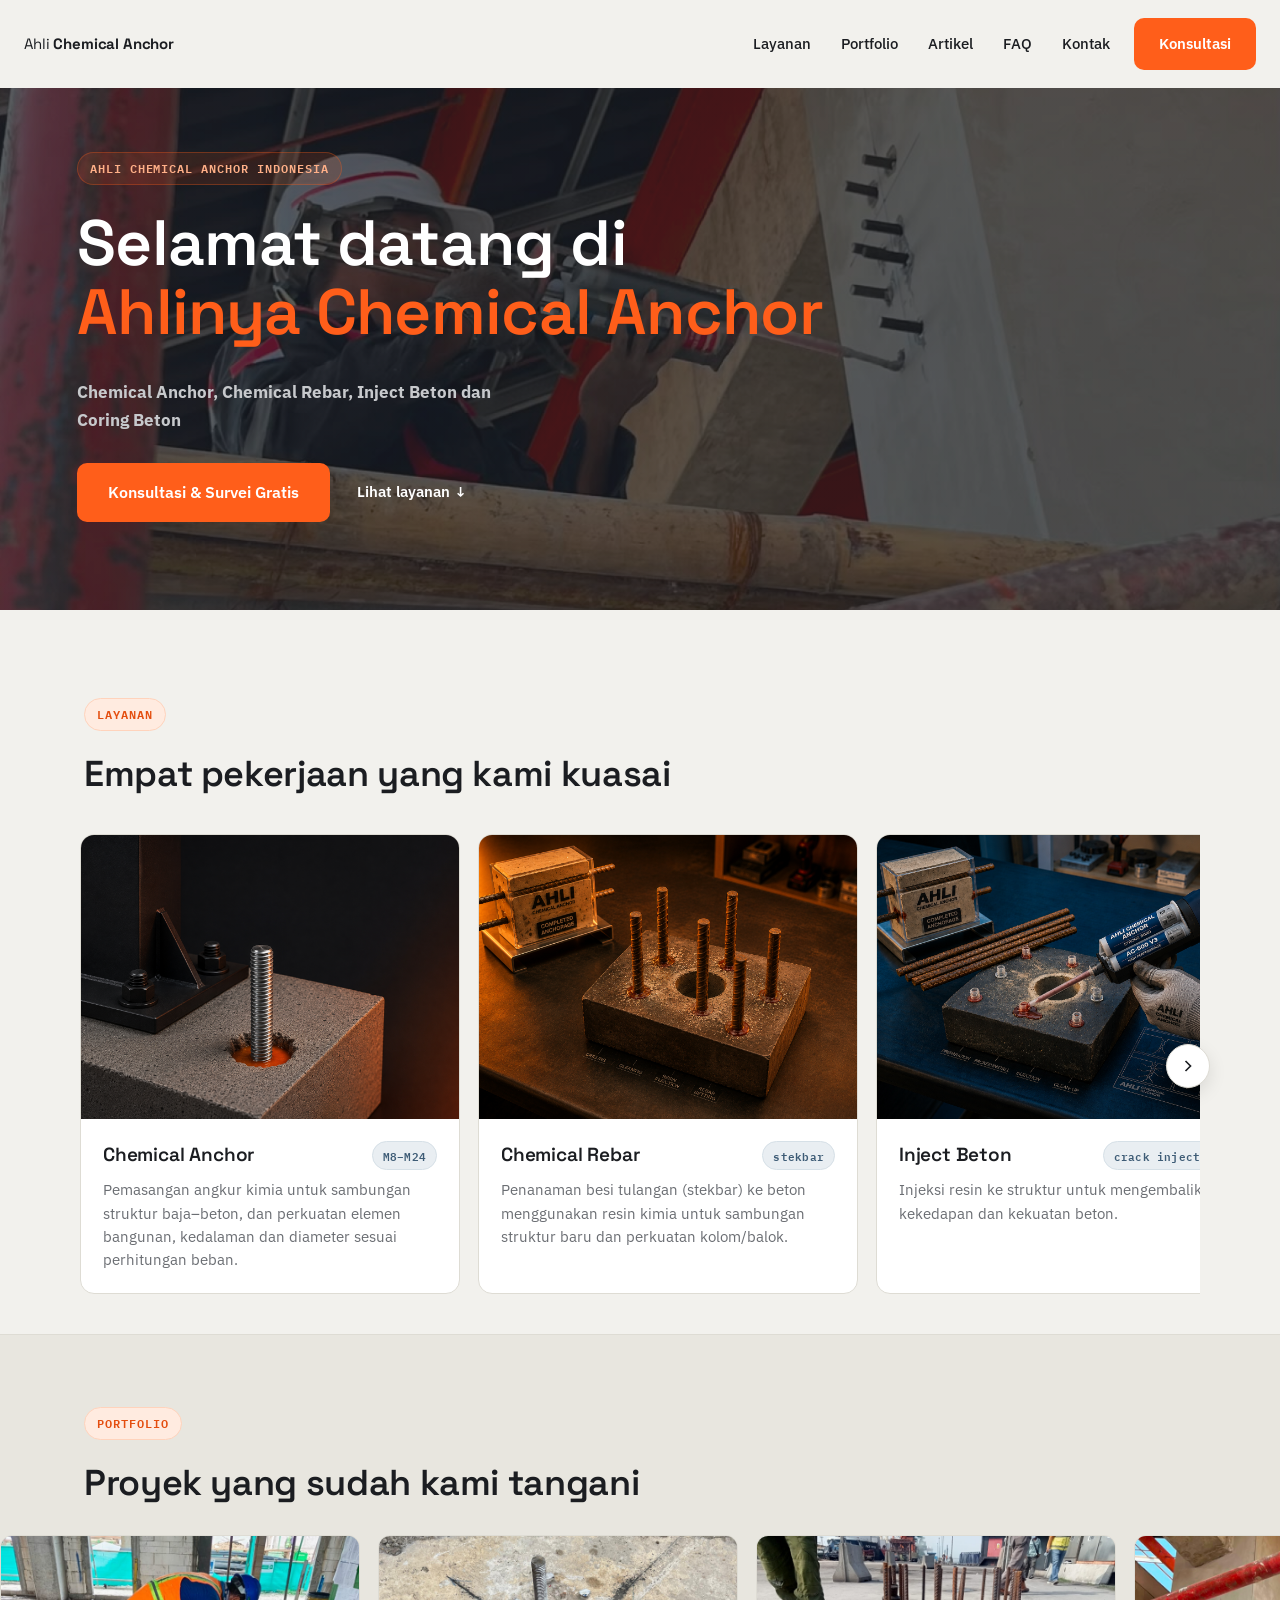
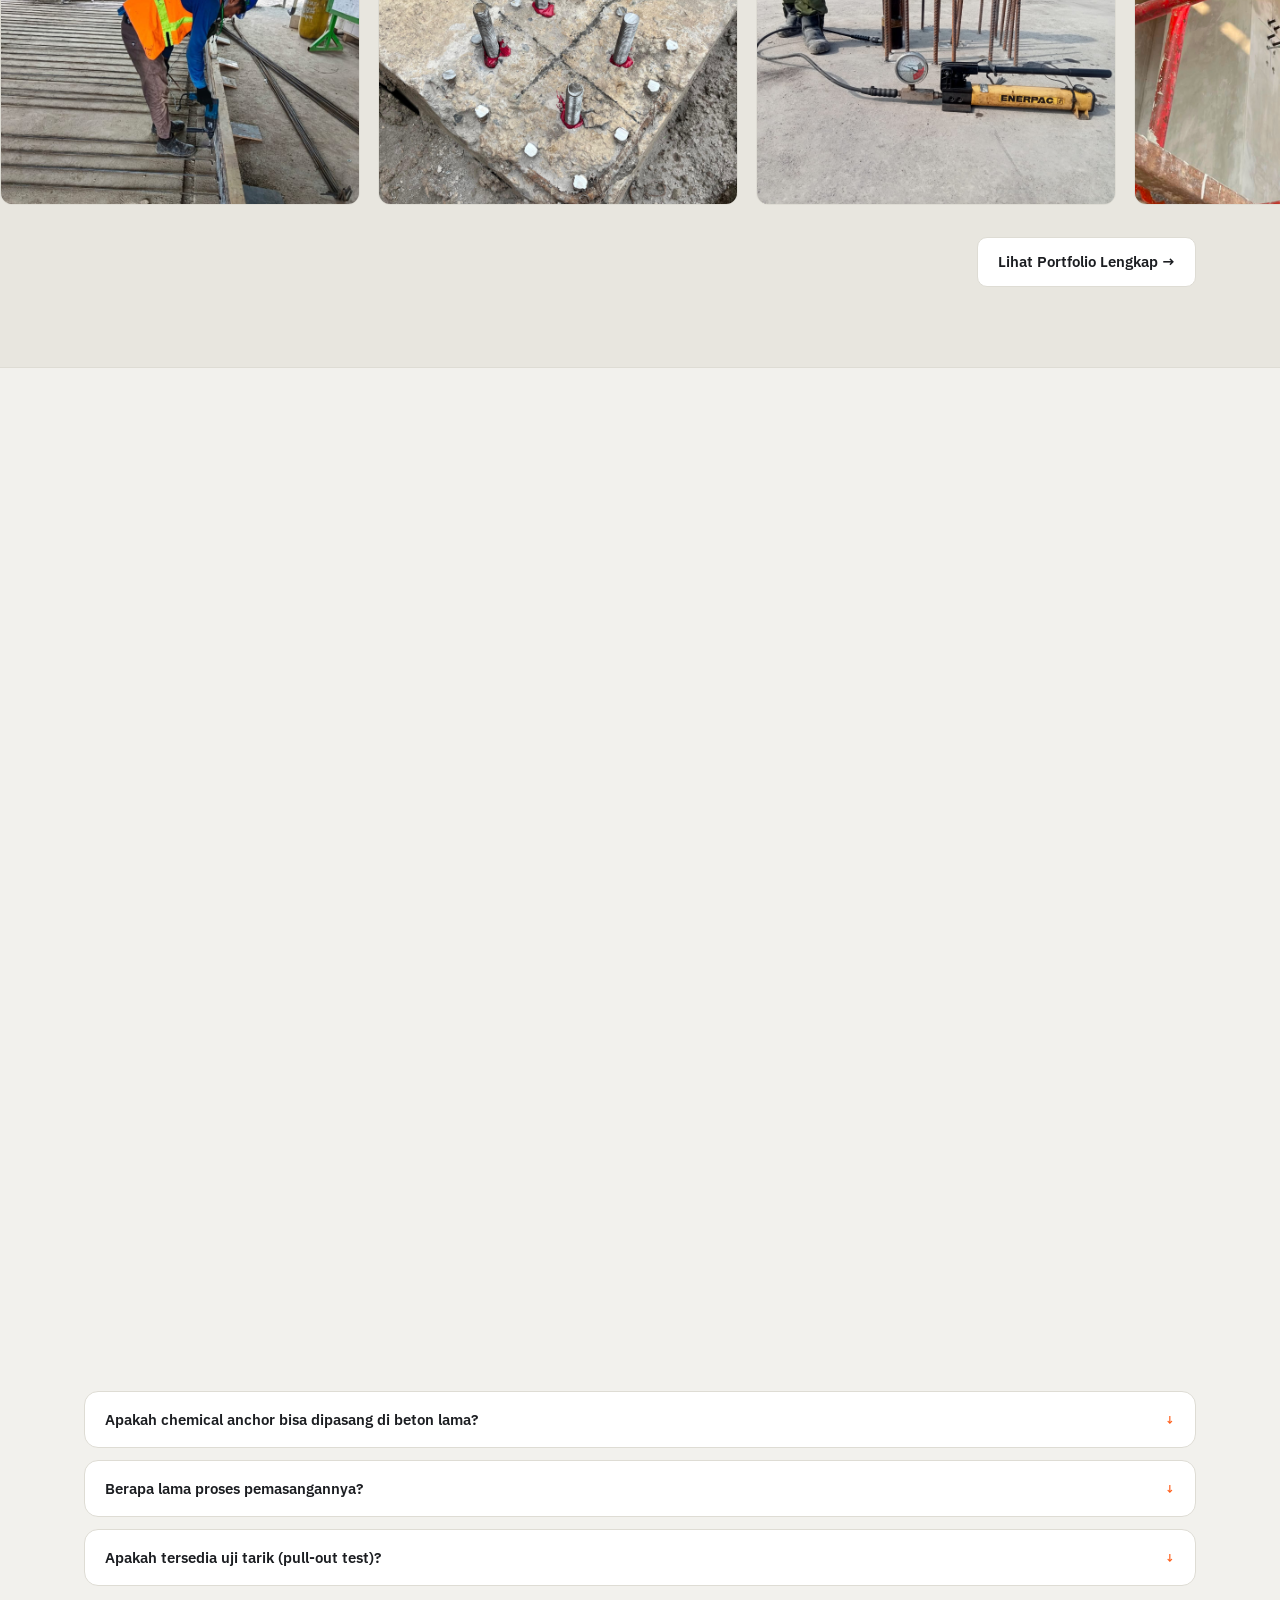
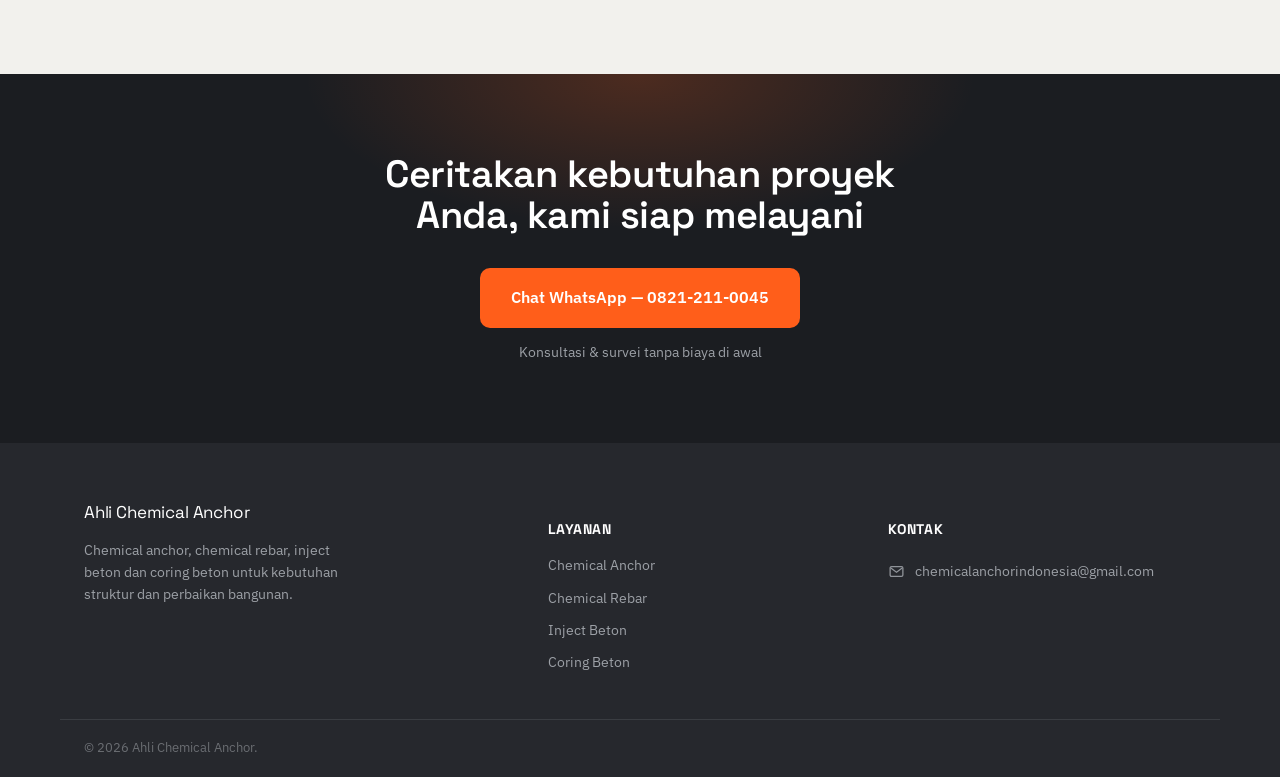
<file: index.html>
<!DOCTYPE html>
<html lang="id">
<head>
<meta charset="UTF-8">
<meta name="viewport" content="width=device-width, initial-scale=1.0">
<title>Ahli Chemical Anchor | Chemical Anchor, Chemical Rebar, Inject Beton dan Coring Beton</title>
<link rel="preconnect" href="https://fonts.googleapis.com">
<link rel="preconnect" href="https://fonts.gstatic.com" crossorigin>
<link href="https://fonts.googleapis.com/css2?family=Space+Grotesk:wght@500;600;700&family=IBM+Plex+Sans:wght@400;500;600;700&family=IBM+Plex+Mono:wght@500;600&display=swap" rel="stylesheet">
<link rel="stylesheet" href="css/ahlichemicalanchor.css">
<link rel="stylesheet" href="css/ahlichemicalanchor_artikel.css">
</head>
<body>

<header class="navbar" id="navbar">
  <div class="navbar__inner">
    <a href="#top" class="brand">
      <span class="brand__text">Ahli <strong>Chemical Anchor</strong></span>
    </a>

    <nav class="nav-links" id="navLinks">
      <a href="#layanan">Layanan</a>
      <a href="#portfolio">Portfolio</a>
      <a href="#artikel">Artikel</a>
      <a href="#faq">FAQ</a>
      <a href="#kontak">Kontak</a>
    </nav>

    <a class="btn btn--primary nav-cta" href="https://wa.me/628212110045" target="_blank" rel="noopener">Konsultasi</a>

    <button class="nav-toggle" id="navToggle" aria-label="Buka menu" aria-expanded="false">
      <span></span><span></span>
    </button>
  </div>
</header>

<section class="hero" id="top">
  <div class="container hero__grid">
    <div class="hero__copy reveal">
      <p class="tag-chip tag-chip--light">AHLI CHEMICAL ANCHOR INDONESIA</p>
      <h1>Selamat datang di <br><span class="hero__accent">Ahlinya Chemical Anchor</span></h1>
      <p class="hero__lead">
        <strong> Chemical Anchor, Chemical Rebar, Inject Beton dan Coring Beton</strong>
      </p>
      <div class="hero__actions">
        <a href="#kontak" class="btn btn--primary btn--lg">Konsultasi & Survei Gratis</a>
        <a href="#layanan" class="btn btn--text">Lihat layanan ↓</a>
      </div>
    </div>
  </div>
</section>

<section class="services" id="layanan">
  <div class="container">
    <div class="section-head reveal">
      <p class="tag-chip">LAYANAN</p>
      <h2>Empat pekerjaan yang kami kuasai</h2>
    </div>

    <div class="services-slider reveal">
      <div class="services-slider__viewport" id="layananViewport">
        <div class="services-slider__track" id="layananTrack">
    <article class="bento__item">
  <div class="service-photo">
    <img src="images/services/chemical_anchor_services.png" alt="Chemical Anchor">
  </div>
  <div class="bento__body">
    <div class="bento__top">
      <h3>Chemical Anchor</h3>
      <span class="spec-pill">M8–M24</span>
    </div>
    <p>Pemasangan angkur kimia untuk sambungan struktur baja–beton,
      dan perkuatan elemen bangunan, kedalaman dan diameter sesuai perhitungan beban.</p>
  </div>
</article>

<article class="bento__item">
  <div class="service-photo">
    <img src="images/services/chemical_rebar_services.png" alt="Chemical Rebar">
  </div>
  <div class="bento__body">
    <div class="bento__top">
      <h3>Chemical Rebar</h3>
      <span class="spec-pill">stekbar</span>
    </div>
    <p>Penanaman besi tulangan (stekbar) ke beton menggunakan resin kimia untuk sambungan struktur baru dan perkuatan kolom/balok.</p>
  </div>
</article>

<article class="bento__item">
  <div class="service-photo">
    <img src="images/services/inject_beton.png" alt="Inject Beton">
  </div>
  <div class="bento__body">
    <div class="bento__top">
      <h3>Inject Beton</h3>
      <span class="spec-pill">crack injection</span>
    </div>
    <p>Injeksi resin ke struktur untuk mengembalikan kekedapan dan kekuatan beton.</p>
  </div>
</article>

<article class="bento__item">
  <div class="service-photo">
    <img src="images/services/coring_beton.png" alt="Coring Beton">
  </div>
  <div class="bento__body">
    <div class="bento__top">
      <h3>Coring Beton</h3>
      <span class="spec-pill">core drilling</span>
    </div>
    <p>Pengeboran beton presisi untuk membuat lubang instalasi pipa, kabel, atau pengambilan sampel uji tanpa merusak struktur di sekitarnya.</p>
  </div>
</article>
        </div>
      </div>
      <button class="slider-nav slider-nav--prev" id="layananPrev" aria-label="Sebelumnya">
        <svg viewBox="0 0 24 24" width="20" height="20" fill="none" stroke="currentColor" stroke-width="2"><path d="M15 18l-6-6 6-6"/></svg>
      </button>
      <button class="slider-nav slider-nav--next" id="layananNext" aria-label="Berikutnya">
        <svg viewBox="0 0 24 24" width="20" height="20" fill="none" stroke="currentColor" stroke-width="2"><path d="M9 18l6-6-6-6"/></svg>
      </button>
    </div>

    <p class="slider-hint">← Geser untuk lihat layanan lainnya →</p>
  </div>
</section>

<section class="home-portfolio" id="portfolio">
  <div class="container">
    <div class="section-head home-portfolio__head reveal">
      <p class="tag-chip">PORTFOLIO</p>
      <h2>Proyek yang sudah kami tangani</h2>
    </div>

    <div class="home-portfolio__marquee reveal" aria-label="Dokumentasi pekerjaan">
      <div class="home-portfolio__track" id="homePortfolioTrack"></div>
    </div>

    <div class="home-portfolio__action">
      <a href="ahlichemicalanchor_portfolio.html" class="btn btn--text">Lihat Portfolio Lengkap →</a>
    </div>
  </div>
</section>

<section class="articles" id="artikel">
  <div class="container">
    <div class="section-head reveal" style="display:flex; align-items:flex-end; justify-content:space-between; gap:16px; flex-wrap:wrap;">
      <div>
        <p class="tag-chip">ARTIKEL</p>
        <h2>Tips & informasi seputar chemical anchor dan perkuatan struktur</h2>
      </div>
      <a href="ahlichemicalanchor_artikel.html" class="btn btn--text">Lihat semua artikel →</a>
    </div>

    <div class="article-grid--photo reveal" id="articlePreviewGrid">
    </div>
  </div>
</section>

<section class="faq" id="faq">
  <div class="container">
    <div class="section-head reveal">
      <p class="tag-chip">FAQ</p>
      <h2>Pertanyaan yang sering diajukan</h2>
    </div>

    <div class="faq__list reveal">
      <div class="faq__item">
        <button class="faq__question" data-expand-target="faq-2" aria-expanded="false">
          <span>Apakah chemical anchor bisa dipasang di beton lama?</span>
          <span class="expand-btn__icon">↓</span>
        </button>
        <div class="expand-panel" id="faq-2">
          <div class="expand-panel__inner">
            <p>Bisa. Chemical anchor dapat diaplikasikan pada beton lama maupun baru,
              selama kondisi beton diperiksa terlebih dahulu untuk memastikan kekuatan
              dasar yang memadai.</p>
          </div>
        </div>
      </div>

      <div class="faq__item">
        <button class="faq__question" data-expand-target="faq-3" aria-expanded="false">
          <span>Berapa lama proses pemasangannya?</span>
          <span class="expand-btn__icon">↓</span>
        </button>
        <div class="expand-panel" id="faq-3">
          <div class="expand-panel__inner">
            <p>Tergantung jumlah titik dan diameter anchor, namun umumnya proses bor,
              bersihkan, injeksi, dan pasang per titik memakan waktu singkat. Waktu
              tunggu curing resin mengikuti spesifikasi produk yang digunakan.</p>
          </div>
        </div>
      </div>

      <div class="faq__item">
        <button class="faq__question" data-expand-target="faq-4" aria-expanded="false">
          <span>Apakah tersedia uji tarik (pull-out test)?</span>
          <span class="expand-btn__icon">↓</span>
        </button>
        <div class="expand-panel" id="faq-4">
          <div class="expand-panel__inner">
            <p>Tersedia. Uji tarik dilakukan langsung di lokasi proyek untuk membuktikan
              kekuatan pemasangan chemical anchor atau chemical rebar sebelum serah terima.</p>
          </div>
        </div>
      </div>
        </div>
      </div>
    </div>
  </div>
</section>

<section class="cta" id="kontak">
  <div class="container cta__inner reveal">
    <h2>Ceritakan kebutuhan proyek Anda, kami siap melayani</h2>
    <div class="cta__actions">
      <a class="btn btn--primary btn--lg" href="https://wa.me/628212110045" target="_blank" rel="noopener">
        Chat WhatsApp — 0821-211-0045
      </a>
      <span class="cta__note">Konsultasi & survei tanpa biaya di awal</span>
    </div>
  </div>
</section>

<footer class="footer">
  <div class="container footer__grid">
    <div>
      <span class="brand__text brand__text--footer">Ahli Chemical Anchor</span>
      <p class="footer__desc">Chemical anchor, chemical rebar, inject beton dan coring beton untuk kebutuhan struktur dan perbaikan bangunan.</p>
    </div>
    <div>
      <h4>Layanan</h4>
      <ul>
        <li>Chemical Anchor</li>
        <li>Chemical Rebar</li>
        <li>Inject Beton</li>
        <li>Coring Beton</li>
      </ul>
    </div>
    <div>
      <h4>Kontak</h4>
      <ul class="footer__contact">
        <li>
          <a href="mailto:chemicalanchorindonesia@gmail.com">
            <svg viewBox="0 0 24 24" width="17" height="17" fill="none" stroke="currentColor" stroke-width="1.8" aria-hidden="true"><rect x="3" y="5" width="18" height="14" rx="2"/><path d="m4 7 8 6 8-6"/></svg>
            <span>chemicalanchorindonesia@gmail.com</span>
          </a>
        </li>
      </ul>
    </div>
  </div>
  <div class="container footer__bottom">© 2026 Ahli Chemical Anchor.</div>
</footer>

<script src="js/ahlichemicalanchor_portfoliodata.js"></script>
<script src="js/ahlichemicalanchor_artikel.js"></script>
<script>
  
  if ('scrollRestoration' in history) history.scrollRestoration = 'manual';
  window.scrollTo(0, 0);
  window.addEventListener('load', () => window.scrollTo(0, 0));

  const nav = document.getElementById('navbar');
  let lastScrollY = window.scrollY;
  window.addEventListener('scroll', () => {
    const y = window.scrollY;
    nav.classList.toggle('is-scrolled', y > 12);
    if (y > lastScrollY && y > 120) {
      nav.classList.add('is-hidden');
    } else {
      nav.classList.remove('is-hidden');
    }
    lastScrollY = y;
  }, { passive: true });

  const navToggle = document.getElementById('navToggle');
  const navLinks = document.getElementById('navLinks');
  navToggle.addEventListener('click', () => {
    const open = navLinks.classList.toggle('is-open');
    navToggle.setAttribute('aria-expanded', open);
  });
  navLinks.querySelectorAll('a').forEach(a => a.addEventListener('click', () => {
    navLinks.classList.remove('is-open');
    navToggle.setAttribute('aria-expanded', false);
  }));

  const io = new IntersectionObserver((entries) => {
    entries.forEach(e => { if (e.isIntersecting) e.target.classList.add('is-visible'); });
  }, { threshold: 0.15 });
  document.querySelectorAll('.reveal').forEach(el => io.observe(el));

  const sections = ['layanan','portfolio','artikel','faq','kontak']
    .map(id => document.getElementById(id))
    .filter(Boolean);
  const navAnchors = document.querySelectorAll('.nav-links a');
  const setActive = (id) => {
    navAnchors.forEach(a => a.classList.toggle('is-active', a.getAttribute('href') === '#' + id));
  };
  const updateActiveNav = () => {
    const probe = window.scrollY + window.innerHeight * 0.35;
    let current = null;
    sections.forEach(sec => { if (sec.offsetTop <= probe) current = sec; });
    if (current) setActive(current.id);
    else navAnchors.forEach(a => a.classList.remove('is-active'));
  };
  window.addEventListener('scroll', updateActiveNav, { passive: true });
  window.addEventListener('resize', updateActiveNav);
  updateActiveNav();

  function initInfiniteSlider({ viewport, track, prevBtn, nextBtn, slideSelector }) {
    if (!viewport || !track || !prevBtn || !nextBtn) return;

    const originalSlides = Array.from(track.children);
    if (!originalSlides.length) return;

    track.prepend(...originalSlides.map(s => s.cloneNode(true)));
    track.append(...originalSlides.map(s => s.cloneNode(true)));

    const getStep = () => {
      const firstSlide = track.querySelector(slideSelector);
      if (!firstSlide) return 280;
      const trackStyle = getComputedStyle(track);
      const gap = parseFloat(trackStyle.columnGap || trackStyle.gap || '0');
      return firstSlide.getBoundingClientRect().width + gap;
    };

    const getSetWidth = () => getStep() * originalSlides.length;

    const goToMiddle = () => {
      viewport.scrollTo({ left: getSetWidth(), behavior: 'auto' });
    };
    goToMiddle();

    const startScrollLeft = viewport.scrollLeft;
    prevBtn.classList.add('is-hidden');
    let prevRevealed = false;
    const maybeRevealPrev = () => {
      if (prevRevealed) return;
      if (viewport.scrollLeft > startScrollLeft + 1) {
        prevRevealed = true;
        prevBtn.classList.remove('is-hidden');
      }
    };

    let normalizeTimer = null;
    let isNormalizing = false;
    let dragStartScroll = 0;

    const normalizeLoop = () => {
      if (isNormalizing) return;
      const w = getSetWidth();
      if (!w) return;

      const x = viewport.scrollLeft;
      if (x < w * 0.5 || x > w * 1.5) {
        isNormalizing = true;
        const target = x < w * 0.5 ? x + w : x - w;
        viewport.scrollTo({ left: target, behavior: 'auto' });
        dragStartScroll = target;
        requestAnimationFrame(() => { isNormalizing = false; });
      }
    };

    const scheduleNormalize = () => {
      if (normalizeTimer) clearTimeout(normalizeTimer);
      normalizeTimer = setTimeout(normalizeLoop, 180);
    };

    const scrollOne = (direction) => {
      const step = getStep();
      if (!step) return;
      viewport.scrollBy({ left: direction * step, behavior: 'smooth' });
      scheduleNormalize();
    };

    prevBtn.addEventListener('click', () => scrollOne(-1));
    nextBtn.addEventListener('click', () => scrollOne(1));

    viewport.addEventListener('scroll', () => {
      maybeRevealPrev();
      scheduleNormalize();
    }, { passive: true });

    if ('onscrollend' in viewport) {
      viewport.addEventListener('scrollend', normalizeLoop);
    }

    window.addEventListener('resize', () => {
      goToMiddle();
      scheduleNormalize();
    });

    const DRAG_THRESHOLD = 6;
    let isDragging = false;
    let dragMoved = false;
    let dragStartX = 0;
    let activePointerId = null;
    let suppressClick = false;

    viewport.addEventListener('pointerdown', (e) => {
      isDragging = true;
      dragMoved = false;
      dragStartX = e.clientX;
      dragStartScroll = viewport.scrollLeft;
      activePointerId = e.pointerId;
      suppressClick = false;
    });

    viewport.addEventListener('pointermove', (e) => {
      if (!isDragging) return;
      const delta = e.clientX - dragStartX;

      if (!dragMoved) {
        if (Math.abs(delta) < DRAG_THRESHOLD) return;
        dragMoved = true;
        suppressClick = true;
        viewport.classList.add('is-dragging');
        viewport.setPointerCapture(activePointerId);
      }

      viewport.scrollLeft = dragStartScroll - delta;
      scheduleNormalize();
    });

    const endDrag = () => {
      if (!isDragging) return;
      isDragging = false;
      viewport.classList.remove('is-dragging');
      scheduleNormalize();
      if (dragMoved) setTimeout(() => { suppressClick = false; }, 0);
      dragMoved = false;
    };

    viewport.addEventListener('pointerup', endDrag);
    viewport.addEventListener('pointerleave', endDrag);
    viewport.addEventListener('pointercancel', endDrag);

    viewport.addEventListener('click', (e) => {
      if (suppressClick) {
        e.preventDefault();
        e.stopPropagation();
        suppressClick = false;
      }
    }, true);
  }

  initInfiniteSlider({
    viewport: document.getElementById('layananViewport'),
    track: document.getElementById('layananTrack'),
    prevBtn: document.getElementById('layananPrev'),
    nextBtn: document.getElementById('layananNext'),
    slideSelector: '.bento__item'
  });

  (function renderHomePortfolioMarquee() {
    const track = document.getElementById('homePortfolioTrack');
    if (!track) return;

    const photos = window.ACA_PORTFOLIO_PHOTOS || [];
    if (!photos.length) return;

    const photoHTML = ph => `
      <div class="home-portfolio__photo">
        <img src="${ph.img}" alt="${ph.label}" loading="lazy">
      </div>`;

    const html = photos.map(photoHTML).join('');
    track.innerHTML = html + html;
  })();

  (function renderArticlePreview() {
    const grid = document.getElementById('articlePreviewGrid');
    const list = window.ACA_ARTICLES || [];
    if (!grid || !list.length) return;

    grid.innerHTML = list.slice(0, 3).map(a => `
      <a class="article-card--photo" href="ahlichemicalanchor_artikel_detail.html?id=${a.id}">
        <div class="article-card__photo">
          <img src="${a.image}" alt="${a.title}">
        </div>
        <div class="article-card__body">
          <span class="article-card__date">${a.date} · ${a.author}</span>
          <h3>${a.title}</h3>
          <p>${a.excerpt}</p>
          <span class="article-card__link">Baca selengkapnya →</span>
        </div>
      </a>
    `).join('');
  })();

  document.querySelectorAll('[data-expand-target]').forEach(trigger => {
  trigger.addEventListener('click', () => {
    const panel = trigger.nextElementSibling; 
    if (!panel || !panel.classList.contains('expand-panel')) return;
    const isOpen = panel.classList.contains('is-open');
    panel.classList.toggle('is-open', !isOpen);
    trigger.setAttribute('aria-expanded', String(!isOpen));
    panel.style.maxHeight = !isOpen ? panel.scrollHeight + 'px' : '0px';
  });
});

  document.querySelectorAll('[data-card-slider]').forEach(slider => {
    const track = slider.querySelector('[data-track]');
    const slides = Array.from(track.children);
    const prevBtn = slider.querySelector('[data-card-prev]');
    const nextBtn = slider.querySelector('[data-card-next]');
    const dotsWrap = slider.querySelector('[data-card-dots]');
    let index = 0;

    slides.forEach((_, i) => {
      const dot = document.createElement('button');
      dot.className = 'card-dot';
      dot.setAttribute('aria-label', 'Foto ke-' + (i + 1));
      dot.addEventListener('click', () => goTo(i));
      dotsWrap.appendChild(dot);
    });
    const dots = Array.from(dotsWrap.children);

    function render() {
      track.style.transform = 'translateX(' + (-index * 100) + '%)';
      dots.forEach((d, i) => d.classList.toggle('is-active', i === index));
    }
    function goTo(i) {
      index = (i + slides.length) % slides.length;
      render();
    }

    prevBtn.addEventListener('click', () => goTo(index - 1));
    nextBtn.addEventListener('click', () => goTo(index + 1));
    render();
  });
</script>
</body>
</html>
</file>
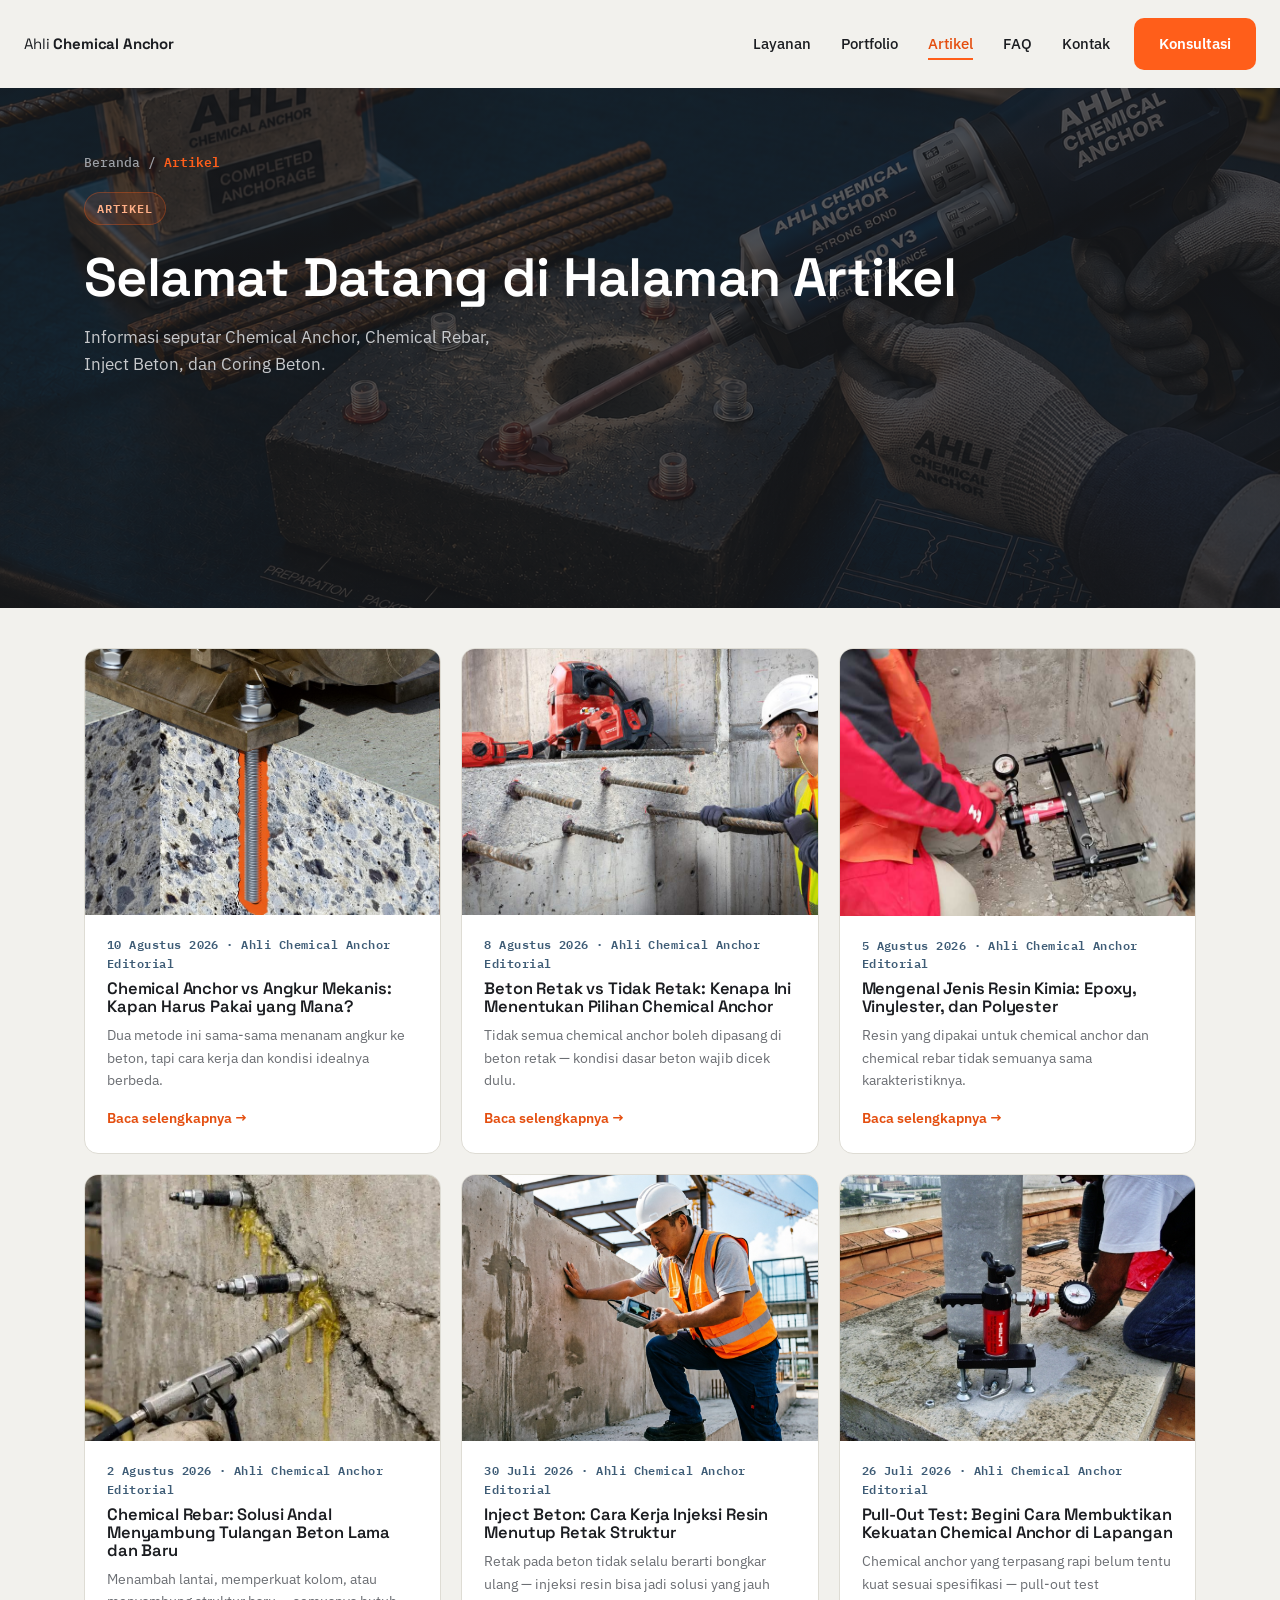
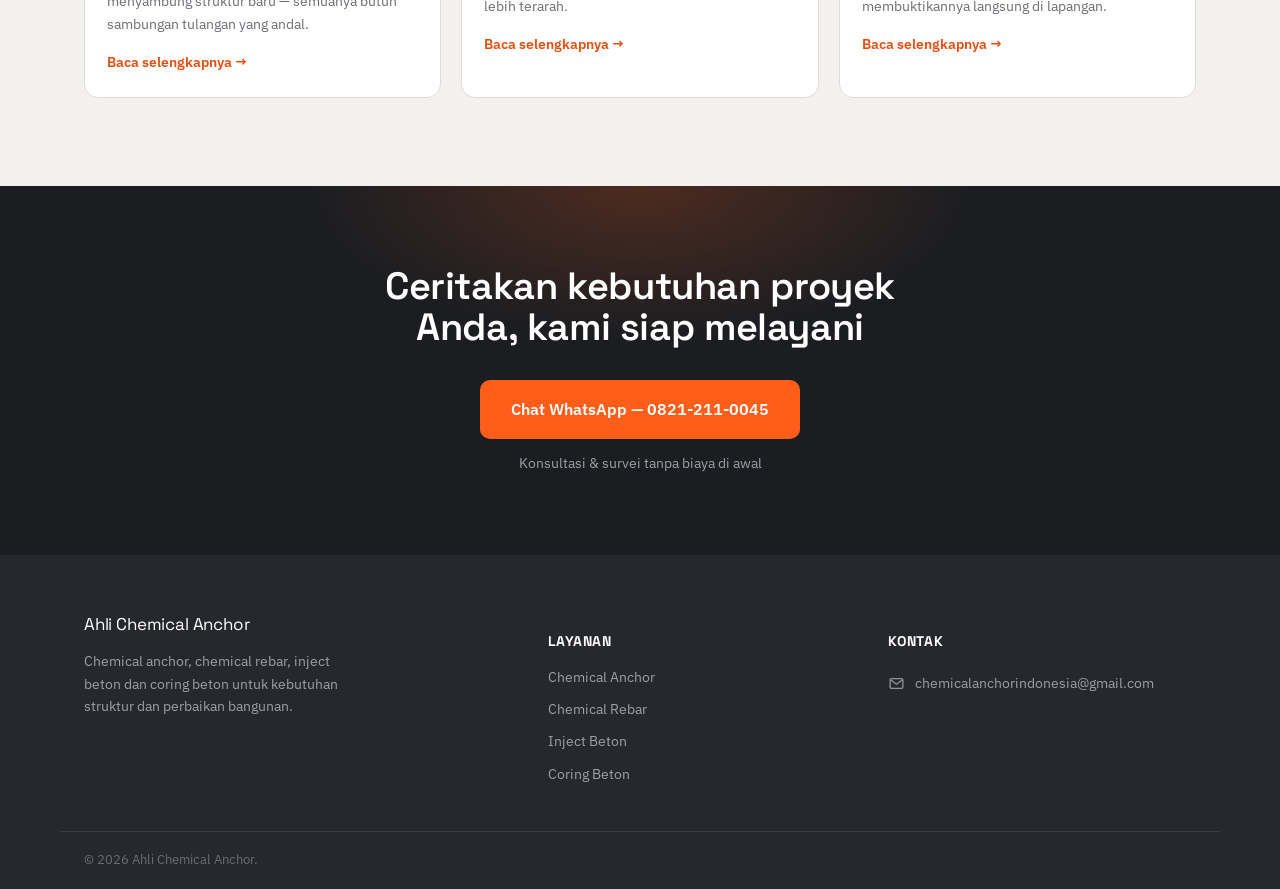
<file: ahlichemicalanchor_artikel.html>
<!DOCTYPE html>
<html lang="id">
<head>
<meta charset="UTF-8">
<meta name="viewport" content="width=device-width, initial-scale=1.0">
<title>Artikel | Ahli Chemical Anchor</title>
<link rel="preconnect" href="https://fonts.googleapis.com">
<link rel="preconnect" href="https://fonts.gstatic.com" crossorigin>
<link href="https://fonts.googleapis.com/css2?family=Space+Grotesk:wght@500;600;700&family=IBM+Plex+Sans:wght@400;500;600;700&family=IBM+Plex+Mono:wght@500;600&display=swap" rel="stylesheet">
<link rel="stylesheet" href="css/ahlichemicalanchor.css">
<link rel="stylesheet" href="css/ahlichemicalanchor_artikel.css">
</head>
<body>

  <style>
    .hero--compact-ArtikelPhoto{
      min-height: 520px;
      background:
        linear-gradient(rgba(27,29,33,.72), rgba(27,29,33,.72)),
        url('images/services/inject_beton.png') center/cover no-repeat;
    }
  </style>

<header class="navbar" id="navbar">
  <div class="navbar__inner">
    <a href="index.html#top" class="brand">
      <span class="brand__text">Ahli <strong>Chemical Anchor</strong></span>
    </a>

    <nav class="nav-links" id="navLinks">
      <a href="index.html#layanan">Layanan</a>
      <a href="ahlichemicalanchor_portfolio.html">Portfolio</a>
      <a href="ahlichemicalanchor_artikel.html" class="is-active">Artikel</a>
      <a href="index.html#faq">FAQ</a>
      <a href="index.html#kontak">Kontak</a>
    </nav>

    <a class="btn btn--primary nav-cta" href="https://wa.me/628212110045" target="_blank" rel="noopener">Konsultasi</a>

    <button class="nav-toggle" id="navToggle" aria-label="Buka menu" aria-expanded="false">
      <span></span><span></span>
    </button>
  </div>
</header>

<section class="hero hero--compact-ArtikelPhoto" id="top">
  <div class="container">
    <nav class="breadcrumb reveal" aria-label="Breadcrumb">
      <a href="index.html#top">Beranda</a>
      <span class="breadcrumb__sep">/</span>
      <span class="breadcrumb__current">Artikel</span>
    </nav>
    <div class="reveal">
      <p class="tag-chip tag-chip--light">ARTIKEL</p>
      <h1 class="text-light" style="font-size:clamp(34px,5vw,54px); margin-bottom:.3em;">Selamat Datang di Halaman Artikel</h1>
      <p class="hero__lead" style="margin-top:0;">Informasi seputar Chemical Anchor, Chemical Rebar, Inject Beton, dan Coring Beton.</p>
    </div>
  </div>
</section>

<section class="articles-page" id="artikel-list">
  <div class="container">
    <div class="article-grid--photo reveal" id="articleGrid"></div>
    <p class="article-empty" id="articleEmpty" style="display:none;">Belum ada artikel.</p>
  </div>
</section>

<section class="cta" id="kontak">
  <div class="container cta__inner reveal">
    <h2>Ceritakan kebutuhan proyek Anda, kami siap melayani</h2>
    <div class="cta__actions">
      <a class="btn btn--primary btn--lg" href="https://wa.me/628212110045" target="_blank" rel="noopener">
        Chat WhatsApp — 0821-211-0045
      </a>
      <span class="cta__note">Konsultasi & survei tanpa biaya di awal</span>
    </div>
  </div>
</section>

<footer class="footer">
  <div class="container footer__grid">
    <div>
      <span class="brand__text brand__text--footer">Ahli Chemical Anchor</span>
      <p class="footer__desc">Chemical anchor, chemical rebar, inject beton dan coring beton untuk kebutuhan struktur dan perbaikan bangunan.</p>
    </div>
    <div>
      <h4>Layanan</h4>
      <ul>
        <li>Chemical Anchor</li>
        <li>Chemical Rebar</li>
        <li>Inject Beton</li>
        <li>Coring Beton</li>
      </ul>
    </div>
    <div>
      <h4>Kontak</h4>
      <ul class="footer__contact">
        <li>
          <a href="mailto:chemicalanchorindonesia@gmail.com">
            <svg viewBox="0 0 24 24" width="17" height="17" fill="none" stroke="currentColor" stroke-width="1.8" aria-hidden="true"><rect x="3" y="5" width="18" height="14" rx="2"/><path d="m4 7 8 6 8-6"/></svg>
            <span>chemicalanchorindonesia@gmail.com</span>
          </a>
        </li>
      </ul>
    </div>
  </div>
  <div class="container footer__bottom">© 2026 Ahli Chemical Anchor.</div>
</footer>

<script src="js/ahlichemicalanchor_artikel.js"></script>
<script>
  if ('scrollRestoration' in history) history.scrollRestoration = 'manual';
  window.scrollTo(0, 0);
  window.addEventListener('load', () => window.scrollTo(0, 0));

  const nav = document.getElementById('navbar');
  let lastScrollY = window.scrollY;
  window.addEventListener('scroll', () => {
    const y = window.scrollY;
    nav.classList.toggle('is-scrolled', y > 12);
    if (y > lastScrollY && y > 120) nav.classList.add('is-hidden');
    else nav.classList.remove('is-hidden');
    lastScrollY = y;
  }, { passive: true });

  const navToggle = document.getElementById('navToggle');
  const navLinks = document.getElementById('navLinks');
  navToggle.addEventListener('click', () => {
    const open = navLinks.classList.toggle('is-open');
    navToggle.setAttribute('aria-expanded', open);
  });

  const io = new IntersectionObserver((entries) => {
    entries.forEach(e => { if (e.isIntersecting) e.target.classList.add('is-visible'); });
  }, { threshold: 0.1 });
  document.querySelectorAll('.reveal').forEach(el => io.observe(el));

  const list = window.ACA_ARTICLES || [];
  const grid = document.getElementById('articleGrid');
  const emptyMsg = document.getElementById('articleEmpty');

  function renderGrid() {
    grid.innerHTML = list.map(a => `
      <a class="article-card--photo" href="ahlichemicalanchor_artikel_detail.html?id=${a.id}">
        <div class="article-card__photo">
          <img src="${a.image}" alt="${a.title}">
        </div>
        <div class="article-card__body">
          <span class="article-card__date">${a.date} · ${a.author}</span>
          <h3>${a.title}</h3>
          <p>${a.excerpt}</p>
          <span class="article-card__link">Baca selengkapnya →</span>
        </div>
      </a>
    `).join('');
    emptyMsg.style.display = list.length ? 'none' : 'block';
  }

  renderGrid();
</script>
</body>
</html>
</file>
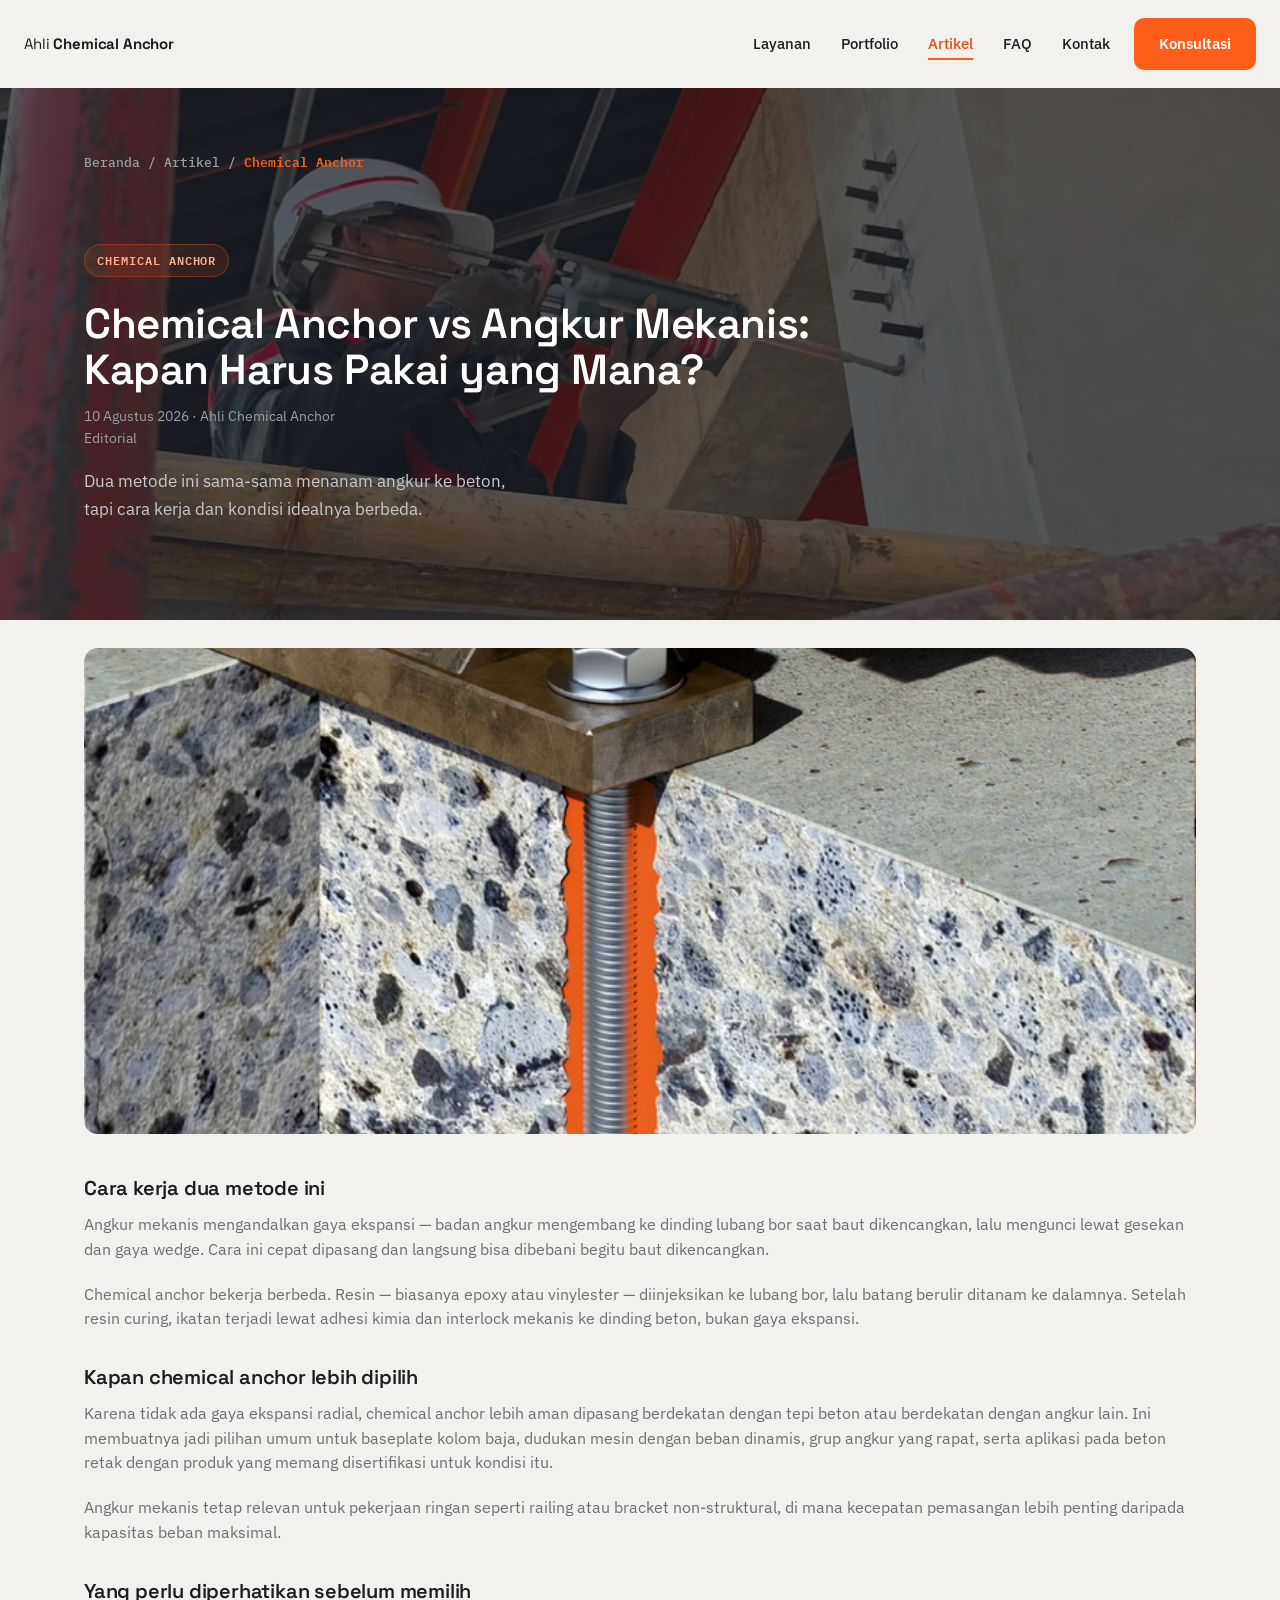
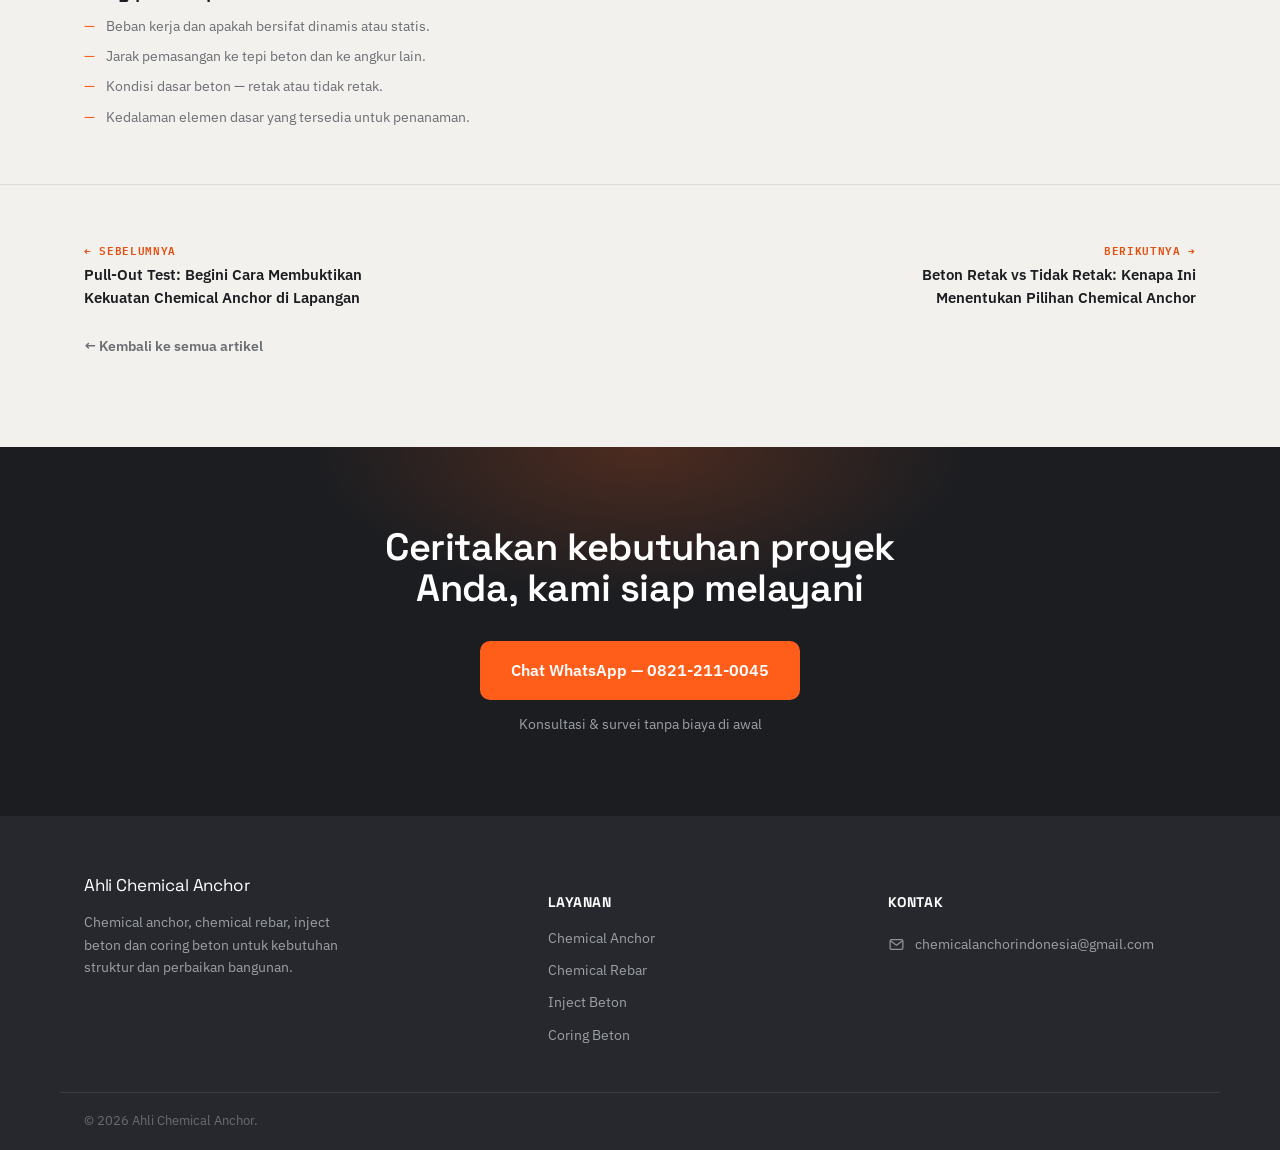
<file: ahlichemicalanchor_artikel_detail.html>
<!DOCTYPE html>
<html lang="id">
<head>
<meta charset="UTF-8">
<meta name="viewport" content="width=device-width, initial-scale=1.0">
<title id="pageTitle">Artikel | Ahli Chemical Anchor</title>
<link rel="preconnect" href="https://fonts.googleapis.com">
<link rel="preconnect" href="https://fonts.gstatic.com" crossorigin>
<link href="https://fonts.googleapis.com/css2?family=Space+Grotesk:wght@500;600;700&family=IBM+Plex+Sans:wght@400;500;600;700&family=IBM+Plex+Mono:wght@500;600&display=swap" rel="stylesheet">
<link rel="stylesheet" href="css/ahlichemicalanchor.css">
<link rel="stylesheet" href="css/ahlichemicalanchor_artikel.css">
</head>
<body>

<header class="navbar" id="navbar">
  <div class="navbar__inner">
    <a href="index.html#top" class="brand">
      <span class="brand__text">Ahli <strong>Chemical Anchor</strong></span>
    </a>

    <nav class="nav-links" id="navLinks">
      <a href="index.html#layanan">Layanan</a>
      <a href="ahlichemicalanchor_portfolio.html">Portfolio</a>
      <a href="ahlichemicalanchor_artikel.html" class="is-active">Artikel</a>
      <a href="index.html#faq">FAQ</a>
      <a href="index.html#kontak">Kontak</a>
    </nav>

    <a class="btn btn--primary nav-cta" href="https://wa.me/628212110045" target="_blank" rel="noopener">Konsultasi</a>

    <button class="nav-toggle" id="navToggle" aria-label="Buka menu" aria-expanded="false">
      <span></span><span></span>
    </button>
  </div>
</header>

<section class="hero hero--compact">
  <div class="container">
    <nav class="breadcrumb reveal" aria-label="Breadcrumb" id="articleBreadcrumb"></nav>
    <div class="reveal article-detail-header" id="articleHeader">
    </div>
  </div>
</section>

<div class="container">
  <div class="article-cover reveal" id="articleCover"></div>
</div>

<section class="article-detail-body">
  <div class="container">
    <div class="article-prose reveal" id="articleBody"></div>
  </div>
</section>

<section class="article-detail-nav">
  <div class="container">
    <div class="detail-nav__row" id="articleNavRow"></div>
    <div style="margin-top:24px;">
      <a href="ahlichemicalanchor_artikel.html" class="detail-nav__back">← Kembali ke semua artikel</a>
    </div>
  </div>
</section>

<section class="cta" id="kontak">
  <div class="container cta__inner reveal">
    <h2>Ceritakan kebutuhan proyek Anda, kami siap melayani</h2>
    <div class="cta__actions">
      <a class="btn btn--primary btn--lg" href="https://wa.me/628212110045" target="_blank" rel="noopener">
        Chat WhatsApp — 0821-211-0045
      </a>
      <span class="cta__note">Konsultasi & survei tanpa biaya di awal</span>
    </div>
  </div>
</section>

<footer class="footer">
  <div class="container footer__grid">
    <div>
      <span class="brand__text brand__text--footer">Ahli Chemical Anchor</span>
      <p class="footer__desc">Chemical anchor, chemical rebar, inject beton dan coring beton untuk kebutuhan struktur dan perbaikan bangunan.</p>
    </div>
    <div>
      <h4>Layanan</h4>
      <ul>
        <li>Chemical Anchor</li>
        <li>Chemical Rebar</li>
        <li>Inject Beton</li>
        <li>Coring Beton</li>
      </ul>
    </div>
    <div>
      <h4>Kontak</h4>
      <ul class="footer__contact">
        <li>
          <a href="mailto:chemicalanchorindonesia@gmail.com">
            <svg viewBox="0 0 24 24" width="17" height="17" fill="none" stroke="currentColor" stroke-width="1.8" aria-hidden="true"><rect x="3" y="5" width="18" height="14" rx="2"/><path d="m4 7 8 6 8-6"/></svg>
            <span>chemicalanchorindonesia@gmail.com</span>
          </a>
        </li>
      </ul>
    </div>
  </div>
  <div class="container footer__bottom">© 2026 Ahli Chemical Anchor.</div>
</footer>

<script src="js/ahlichemicalanchor_artikel.js"></script>
<script>
  if ('scrollRestoration' in history) history.scrollRestoration = 'manual';
  window.scrollTo(0, 0);
  window.addEventListener('load', () => window.scrollTo(0, 0));

  const nav = document.getElementById('navbar');
  let lastScrollY = window.scrollY;
  window.addEventListener('scroll', () => {
    const y = window.scrollY;
    nav.classList.toggle('is-scrolled', y > 12);
    if (y > lastScrollY && y > 120) nav.classList.add('is-hidden');
    else nav.classList.remove('is-hidden');
    lastScrollY = y;
  }, { passive: true });

  const navToggle = document.getElementById('navToggle');
  const navLinks = document.getElementById('navLinks');
  navToggle.addEventListener('click', () => {
    const open = navLinks.classList.toggle('is-open');
    navToggle.setAttribute('aria-expanded', open);
  });

  const io = new IntersectionObserver((entries) => {
    entries.forEach(e => { if (e.isIntersecting) e.target.classList.add('is-visible'); });
  }, { threshold: 0.1 });
  document.querySelectorAll('.reveal').forEach(el => io.observe(el));

  const list = window.ACA_ARTICLES || [];
  const params = new URLSearchParams(window.location.search);
  const id = params.get('id');
  const idx = list.findIndex(a => String(a.id) === id);
  const article = idx >= 0 ? list[idx] : list[0];
  const articleIdx = idx >= 0 ? idx : 0;

  function slugify(text) {
    return text.toLowerCase().replace(/[^a-z0-9]+/g, '-').replace(/(^-|-$)/g, '');
  }

  if (article) {
    document.getElementById('pageTitle').textContent = article.title + ' | Ahli Chemical Anchor';

    document.getElementById('articleBreadcrumb').innerHTML = `
      <a href="index.html#top">Beranda</a>
      <span class="breadcrumb__sep">/</span>
      <a href="ahlichemicalanchor_artikel.html">Artikel</a>
      <span class="breadcrumb__sep">/</span>
      <span class="breadcrumb__current">${article.category}</span>
    `;

    document.getElementById('articleHeader').innerHTML = `
      <p class="tag-chip tag-chip--light">${article.category.toUpperCase()}</p>
      <h1 class="text-light" style="font-size:clamp(28px,4vw,42px); margin-bottom:.3em;">${article.title}</h1>
      <div class="article-detail-header__meta">
        <span class="footer__desc" style="margin:0;">${article.date} · ${article.author}</span>
      </div>
      <p class="hero__lead" style="margin-top:0;">${article.excerpt}</p>
    `;

    document.getElementById('articleCover').innerHTML = `<img src="${article.image}" alt="${article.title}">`;

    document.getElementById('articleBody').innerHTML = article.sections.map(sec => {
      const slug = slugify(sec.heading);
      const paras = (sec.paragraphs || []).map(p => `<p>${p}</p>`).join('');
      const bullets = (sec.bullets && sec.bullets.length)
        ? `<ul class="detail-list">${sec.bullets.map(b => `<li>${b}</li>`).join('')}</ul>`
        : '';
      return `<h2 id="${slug}">${sec.heading}</h2>${paras}${bullets}`;
    }).join('');

    const prev = list[(articleIdx - 1 + list.length) % list.length];
    const next = list[(articleIdx + 1) % list.length];
    document.getElementById('articleNavRow').innerHTML = `
      <a class="detail-nav__link" href="ahlichemicalanchor_artikel_detail.html?id=${prev.id}">
        <span class="detail-nav__eyebrow">← Sebelumnya</span>
        <span class="detail-nav__title">${prev.title}</span>
      </a>
      <a class="detail-nav__link detail-nav__link--next" href="ahlichemicalanchor_artikel_detail.html?id=${next.id}">
        <span class="detail-nav__eyebrow">Berikutnya →</span>
        <span class="detail-nav__title">${next.title}</span>
      </a>
    `;
  }

  window.scrollTo(0, 0);
</script>
</body>
</html>
</file>
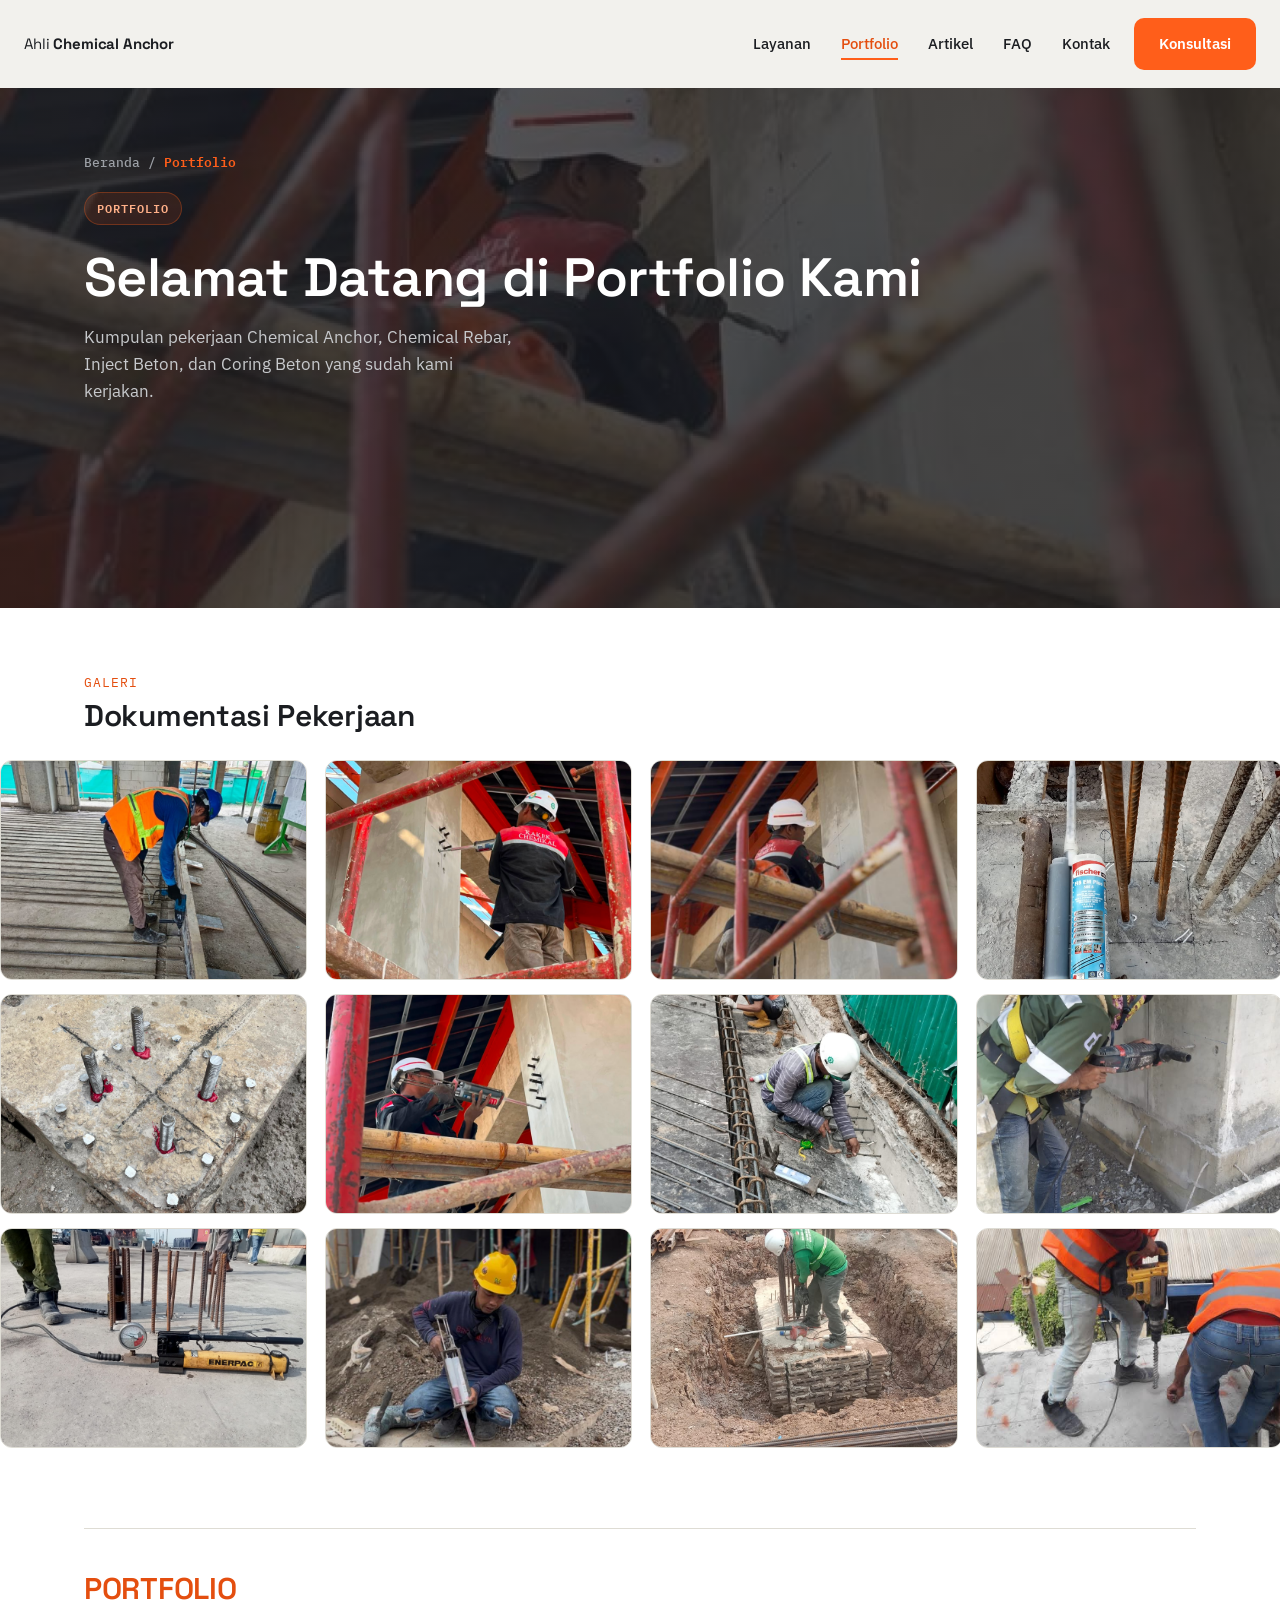
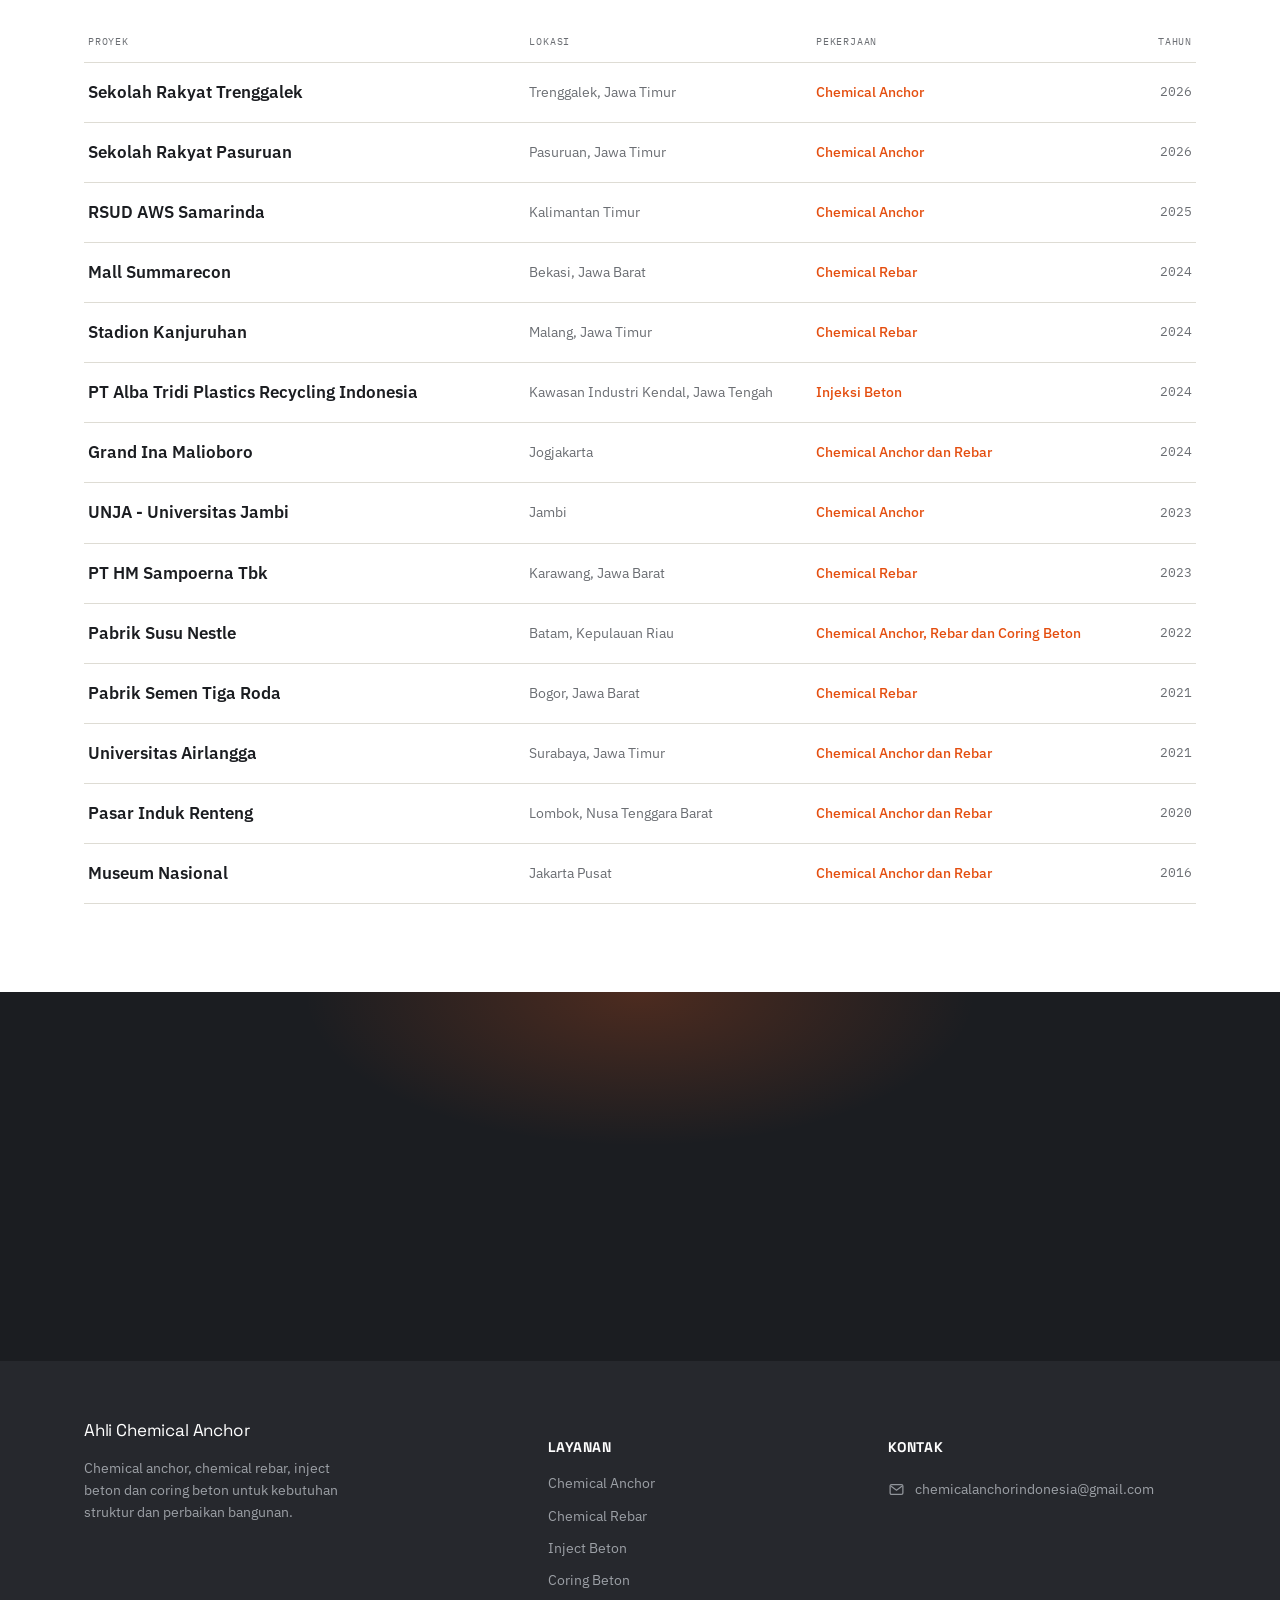
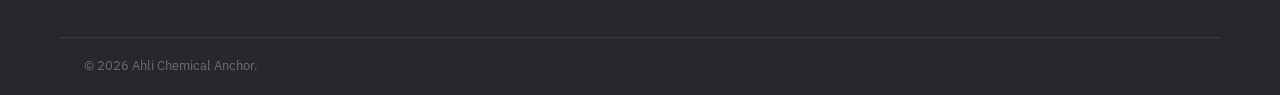
<file: ahlichemicalanchor_portfolio.html>
<!DOCTYPE html>
<html lang="id">
<head>
<meta charset="UTF-8">
<meta name="viewport" content="width=device-width, initial-scale=1.0">
<title>Portfolio | Ahli Chemical Anchor</title>
<link rel="preconnect" href="https://fonts.googleapis.com">
<link rel="preconnect" href="https://fonts.gstatic.com" crossorigin>
<link href="https://fonts.googleapis.com/css2?family=Space+Grotesk:wght@500;600;700&family=IBM+Plex+Sans:wght@400;500;600;700&family=IBM+Plex+Mono:wght@500;600&display=swap" rel="stylesheet">
<link rel="stylesheet" href="css/ahlichemicalanchor.css">

<style>
  :root{
    --aca-bg:#ffffff;
    --aca-surface:#f7f6f2;
    --aca-steel:#3a6ea5;
    --aca-steel-light:#3a6ea5;
    --aca-yellow:#e44e0f;
    --aca-text:#1b1d21;
    --aca-muted:#6b6e73;
    --aca-line:#dedcd4;
  }

  .portfolio-page{
    background:var(--aca-bg);
    padding:64px 0 88px;
  }

  .gallery{
    padding:0 0 24px;
  }

  .gallery__head{
    margin-bottom:28px;
  }

  .gallery__head p{
    font-family:'IBM Plex Mono',monospace;
    color:var(--aca-yellow);
    letter-spacing:.08em;
    font-size:12.5px;
    text-transform:uppercase;
    margin:0 0 8px;
  }

  .gallery__head h2{
    font-family:'Space Grotesk',sans-serif;
    color:var(--aca-text);
    font-size:clamp(22px,3vw,30px);
    margin:0;
  }

  .marquee{
    width:100vw;
    margin-left:calc(50% - 50vw);
    margin-right:calc(50% - 50vw);
    overflow:hidden;
  }

  .marquee-row{
    overflow:hidden;
    margin-bottom:14px;
  }

  .marquee-row:last-child{
    margin-bottom:0;
  }

  .marquee-track{
    display:flex;
    width:max-content;
    gap:18px;
    animation:marqueeLeft linear infinite;
    will-change:transform;
  }

  .marquee-row:nth-child(1) .marquee-track{
    animation-duration:38s;
  }

  .marquee-row:nth-child(2) .marquee-track{
    animation-duration:46s;
  }

  .marquee-row:nth-child(3) .marquee-track{
    animation-duration:34s;
  }

  @keyframes marqueeLeft{
    from{
      transform:translateX(0);
    }

    to{
      transform:translateX(-50%);
    }
  }

  .gallery-photo{
    position:relative;
    flex:0 0 auto;
    width:clamp(240px,24vw,320px);
    height:220px;
    border-radius:12px;
    overflow:hidden;
    background:linear-gradient(135deg,#e7e4da,#d8d3c4);
    border:1px solid var(--aca-line);
  }

  .gallery-photo img{
    width:100%;
    height:100%;
    object-fit:cover;
    display:block;
  }

  .gallery-photo .ph-placeholder{
    position:absolute;
    inset:0;
    display:flex;
    align-items:center;
    justify-content:center;
    text-align:center;
    padding:10px;
    font-family:'IBM Plex Mono',monospace;
    font-size:11.5px;
    color:var(--aca-muted);
    letter-spacing:.03em;
    background:
      repeating-linear-gradient(
        45deg,
        rgba(0,0,0,.025) 0 2px,
        transparent 2px 10px
      );
  }

  .worklist{
    margin-top:56px;
    padding-top:44px;
    border-top:1px solid var(--aca-line);
  }

  .worklist__head p{
    font-family:'IBM Plex Mono',monospace;
    color:var(--aca-yellow);
    letter-spacing:.08em;
    font-size:12.5px;
    text-transform:uppercase;
    margin:0 0 8px;
  }

  .worklist__head h1{
    font-family:'Space Grotesk',sans-serif;
    color:var(--aca-yellow);
    font-size:clamp(22px,3vw,30px);
    margin:0 0 28px;
  }

  .worklist__header{
    display:grid;
    grid-template-columns:2.2fr 1.4fr 1.5fr 70px;
    align-items:center;
    gap:16px;
    padding:0 4px 12px;
    font-family:'IBM Plex Mono',monospace;
    font-size:10px;
    letter-spacing:.08em;
    color:var(--aca-muted);
    border-bottom:1px solid var(--aca-line);
  }

  .worklist__header span:last-child{
    text-align:right;
  }

  .worklist ul{
    list-style:none;
    margin:0;
    padding:0;
  }

  .worklist li{
    display:grid;
    grid-template-columns:2.2fr 1.4fr 1.5fr 70px;
    align-items:center;
    gap:16px;
    padding:18px 4px;
    border-bottom:1px solid var(--aca-line);
  }

  .worklist li:hover{
    background:rgba(0,0,0,.02);
  }

  .worklist__title{
    font-family:'IBM Plex Sans',sans-serif;
    font-weight:600;
    color:var(--aca-text);
    font-size:16.5px;
    line-height:1.4;
  }

  .worklist__location{
    font-family:'IBM Plex Sans',sans-serif;
    color:var(--aca-muted);
    font-size:14px;
    line-height:1.5;
  }

  .worklist__job{
    font-family:'IBM Plex Sans',sans-serif;
    color:var(--aca-yellow);
    font-size:14px;
    font-weight:500;
    line-height:1.5;
  }

  .worklist__year{
    font-family:'IBM Plex Mono',monospace;
    color:var(--aca-muted);
    font-size:13px;
    white-space:nowrap;
    text-align:right;
  }

  @media (max-width:640px){
    .worklist__header{
      display:none;
    }

    .worklist li{
      grid-template-columns:1fr auto;
      align-items:center;
      gap:5px 16px;
      padding:16px 4px;
    }

    .worklist__title{
      grid-column:1 / -1;
    }

    .worklist__location{
      grid-column:1;
    }

    .worklist__job{
      grid-column:1;
    }

    .worklist__year{
      grid-column:2;
      grid-row:2 / span 2;
      align-self:center;
    }
  }

  @media (max-width:640px){
    .gallery-photo{
      width:180px;
      height:150px;
    }

    .marquee-track{
      gap:12px;
    }
  }

  .hero--portfolio-photo{
    min-height: 520px;
    background:
      linear-gradient(rgba(27,29,33,.72), rgba(27,29,33,.72)),
      url('images/portfolio/trenggalek_thumbnail.png') center/cover no-repeat;
  }
</style>
</head>

<body>

<header class="navbar" id="navbar">
  <div class="navbar__inner">
    <a href="index.html#top" class="brand">
      <span class="brand__text">Ahli <strong>Chemical Anchor</strong></span>
    </a>

    <nav class="nav-links" id="navLinks">
      <a href="index.html#layanan">Layanan</a>
      <a href="ahlichemicalanchor_portfolio.html" class="is-active">Portfolio</a>
      <a href="ahlichemicalanchor_artikel.html">Artikel</a>
      <a href="index.html#faq">FAQ</a>
      <a href="index.html#kontak">Kontak</a>
    </nav>

    <a class="btn btn--primary nav-cta" href="https://wa.me/628212110045" target="_blank" rel="noopener">Konsultasi</a>

    <button class="nav-toggle" id="navToggle" aria-label="Buka menu" aria-expanded="false">
      <span></span><span></span>
    </button>
  </div>
</header>

<section class="hero hero--portfolio-photo">
  <div class="container">
    <nav class="breadcrumb reveal" aria-label="Breadcrumb">
      <a href="index.html#top">Beranda</a>
      <span class="breadcrumb__sep">/</span>
      <span class="breadcrumb__current">Portfolio</span>
    </nav>

    <div class="reveal">
      <p class="tag-chip tag-chip--light">PORTFOLIO</p>
      <h1 class="text-light" style="font-size:clamp(34px,5vw,54px); margin-bottom:.3em;">Selamat Datang di Portfolio Kami</h1>
      <p class="hero__lead" style="margin-top:0;">Kumpulan pekerjaan Chemical Anchor, Chemical Rebar, Inject Beton, dan Coring Beton yang sudah kami kerjakan.</p>
    </div>
  </div>
</section>

<section class="portfolio-page">
  <div class="container">

    <div class="gallery">
      <div class="gallery__head reveal">
        <p>GALERI</p>
        <h2>Dokumentasi Pekerjaan</h2>
      </div>

      <div class="marquee reveal">
        <div class="marquee-row"><div class="marquee-track" id="row1"></div></div>
        <div class="marquee-row"><div class="marquee-track" id="row2"></div></div>
        <div class="marquee-row"><div class="marquee-track" id="row3"></div></div>
      </div>
    </div>

    <div class="worklist">
      <div class="worklist__head reveal">
        <h1>PORTFOLIO</h1>
      </div>

      <div class="worklist__header">
        <span>PROYEK</span>
        <span>LOKASI</span>
        <span>PEKERJAAN</span>
        <span>TAHUN</span>
      </div>

      <ul id="worklistEl" class="reveal"></ul>
    </div>

  </div>
</section>

<section class="cta" id="kontak">
  <div class="container cta__inner reveal">
    <h2>Ceritakan kebutuhan proyek Anda, kami siap melayani</h2>

    <div class="cta__actions">
      <a class="btn btn--primary btn--lg" href="https://wa.me/628212110045" target="_blank" rel="noopener">
        Chat WhatsApp — 0821-211-0045
      </a>

      <span class="cta__note">Konsultasi & survei tanpa biaya di awal</span>
    </div>
  </div>
</section>

<footer class="footer">
  <div class="container footer__grid">

    <div>
      <span class="brand__text brand__text--footer">Ahli Chemical Anchor</span>
      <p class="footer__desc">Chemical anchor, chemical rebar, inject beton dan coring beton untuk kebutuhan struktur dan perbaikan bangunan.</p>
    </div>

    <div>
      <h4>Layanan</h4>
      <ul>
        <li>Chemical Anchor</li>
        <li>Chemical Rebar</li>
        <li>Inject Beton</li>
        <li>Coring Beton</li>
      </ul>
    </div>

    <div>
      <h4>Kontak</h4>
      <ul class="footer__contact">
        <li>
          <a href="mailto:chemicalanchorindonesia@gmail.com">
            <svg viewBox="0 0 24 24" width="17" height="17" fill="none" stroke="currentColor" stroke-width="1.8" aria-hidden="true">
              <rect x="3" y="5" width="18" height="14" rx="2"/>
              <path d="m4 7 8 6 8-6"/>
            </svg>
            <span>chemicalanchorindonesia@gmail.com</span>
          </a>
        </li>
      </ul>
    </div>

  </div>

  <div class="container footer__bottom">© 2026 Ahli Chemical Anchor.</div>
</footer>

<script src="js/ahlichemicalanchor_portfoliodata.js"></script>

<script>
  if ('scrollRestoration' in history) history.scrollRestoration = 'manual';
  window.scrollTo(0, 0);
  window.addEventListener('load', () => window.scrollTo(0, 0));

  const nav = document.getElementById('navbar');
  let lastScrollY = window.scrollY;

  window.addEventListener('scroll', () => {
    const y = window.scrollY;
    nav.classList.toggle('is-scrolled', y > 12);

    if (y > lastScrollY && y > 120) {
      nav.classList.add('is-hidden');
    } else {
      nav.classList.remove('is-hidden');
    }

    lastScrollY = y;
  }, { passive: true });

  const navToggle = document.getElementById('navToggle');
  const navLinks = document.getElementById('navLinks');

  navToggle.addEventListener('click', () => {
    const open = navLinks.classList.toggle('is-open');
    navToggle.setAttribute('aria-expanded', open);
  });

  navLinks.querySelectorAll('a').forEach(a => a.addEventListener('click', () => {
    navLinks.classList.remove('is-open');
    navToggle.setAttribute('aria-expanded', false);
  }));

  const io = new IntersectionObserver((entries) => {
    entries.forEach(e => {
      if (e.isIntersecting) e.target.classList.add('is-visible');
    });
  }, { threshold: 0.15 });

  document.querySelectorAll('.reveal').forEach(el => io.observe(el));

  const GALLERY_PHOTOS = window.ACA_PORTFOLIO_PHOTOS && window.ACA_PORTFOLIO_PHOTOS.length
    ? window.ACA_PORTFOLIO_PHOTOS
    : [];

  const PORTFOLIO = window.ACA_PORTFOLIO || [];

  function splitRows(items, n) {
    const rows = Array.from({ length:n }, () => []);
    items.forEach((item, i) => rows[i % n].push(item));
    return rows;
  }

  function photoHTML(ph) {
    return `
      <div class="gallery-photo">
        ${ph.img ? `<img src="${ph.img}" alt="${ph.label}" loading="lazy">` : `<span class="ph-placeholder">${ph.label}</span>`}
      </div>`;
  }

  const rows = splitRows(GALLERY_PHOTOS, 3);

  ['row1','row2','row3'].forEach((rowId, idx) => {
    const items = rows[idx].length ? rows[idx] : rows[0];
    const html = items.map(photoHTML).join('');
    document.getElementById(rowId).innerHTML = html + html;
  });

  const worklistEl = document.getElementById('worklistEl');

  worklistEl.innerHTML = PORTFOLIO.map(p => `
    <li>
      <span class="worklist__title">${p.title}</span>
      <span class="worklist__location">${p.Lokasi}</span>
      <span class="worklist__job">${p.Pekerjaan}</span>
      <span class="worklist__year">${p.year}</span>
    </li>
  `).join('');
</script>

</body>
</html>
</file>
<file: css/ahlichemicalanchor.css>
:root{
  --graphite:   #1B1D21;
  --graphite-2: #26282D;
  --paper:      #F2F1ED;
  --paper-2:    #FFFFFF;
  --orange:     #FF5E1A;
  --orange-2:   #E44E0F;
  --steel:      #3E5C76;
  --ink:        #1B1D21;
  --ink-soft:   #6B6E73;
  --line:       #DEDCD4;

  --font-display: "Space Grotesk", sans-serif;
  --font-body: "IBM Plex Sans", sans-serif;
  --font-mono: "IBM Plex Mono", monospace;

  --r: 14px;
  --container: 1160px;
}

*,*::before,*::after{ box-sizing:border-box; }
html{ scroll-behavior:smooth; }
body{
  margin:0;
  font-family:var(--font-body);
  color:var(--ink);
  background:var(--paper);
  line-height:1.6;
  -webkit-font-smoothing:antialiased;
}
h1,h2,h3{
  font-family:var(--font-display);
  font-weight:600;
  line-height:1.08;
  margin:0 0 .5em;
  letter-spacing:-.01em;
}
p{ margin:0 0 1em; color:var(--ink-soft); }
a{ color:inherit; text-decoration:none; }
ul{ list-style:none; margin:0; padding:0; }

.container{ max-width:var(--container); margin:0 auto; padding:0 24px; }

img, video{
  max-width:100%;
}

img{
  vertical-align:middle;
}

.reveal{
  opacity:0;
  transform:translateY(18px);
  transition:opacity .7s cubic-bezier(.2,.7,.3,1), transform .7s cubic-bezier(.2,.7,.3,1);
}
.reveal.is-visible{ opacity:1; transform:none; }
@media (prefers-reduced-motion: reduce){
  .reveal{ opacity:1; transform:none; transition:none; }
  html{ scroll-behavior:auto; }
}

.tag-chip{
  display:inline-flex; align-items:center; gap:8px;
  font-family:var(--font-mono);
  font-size:12px; font-weight:600; letter-spacing:.08em;
  color:var(--orange-2);
  background:#FFEBE0;
  border:1px solid #FFD3BC;
  padding:6px 12px;
  border-radius:999px;
  margin-bottom:2em;
}
.tag-chip--light{ color:#FFB088; background:rgba(255,94,26,.12); border-color:rgba(255,94,26,.3); }
.text-light{ color:var(--paper); }

.section-head{ max-width:750px; margin-bottom:40px; }
.section-head h2{ font-size:clamp(26px,3.4vw,36px); color:var(--ink); }

.btn{
  display:inline-flex; align-items:center; justify-content:center; gap:8px;
  font-family:var(--font-body); font-weight:600; font-size:clamp(13.5px,3.6vw,15px);
  padding:clamp(11px,3vw,13px) clamp(18px,4.4vw,24px); border-radius:10px; border:1.5px solid transparent;
  cursor:pointer; transition:transform .18s ease, background .2s ease, border-color .2s ease, color .2s ease;
  white-space:nowrap;
}
.btn:hover{ transform:translateY(-2px); }
.btn--primary{ background:var(--orange); color:#fff; }
.btn--primary:hover{ background:var(--orange-2); }
.btn--text{ color:var(--ink); font-weight:600; padding:13px 4px; }
.btn--text:hover{ color:var(--orange-2); transform:none; }
.btn--lg{ padding:clamp(13px,3.6vw,16px) clamp(22px,5vw,30px); font-size:clamp(14px,3.8vw,16px); }

.navbar{
  position:sticky; top:0; z-index:50;
  padding:18px 0;
  transition:background .25s ease, box-shadow .25s ease, padding .25s ease, transform .3s ease;
}
.navbar.is-scrolled{
  background:rgba(242,241,237,.82);
  backdrop-filter:blur(10px);
  -webkit-backdrop-filter:blur(10px);
  box-shadow:0 1px 0 var(--line);
  padding:12px 0;
}
.navbar.is-hidden{ transform:translateY(-100%); }
.navbar__inner{ display:flex; align-items:center; gap:24px; width:100%; padding:0 24px; box-sizing:border-box; }
.brand{ display:flex; align-items:center; gap:9px; margin-right:auto; color:var(--ink); }
.brand__text{ font-family:var(--font-display); font-size:15px; letter-spacing:-.01em; }
.brand__text strong{ font-weight:700; }

.nav-links{ display:flex; align-items:center; gap:30px; }
.nav-links a{ font-size:14.5px; font-weight:500; color:var(--ink); position:relative; }
.nav-links a::after{
  content:""; position:absolute; left:0; bottom:-4px; width:0; height:2px; background:var(--orange);
  transition:width .2s ease;
}
.nav-links a:hover::after{ width:100%; }
.nav-links a.is-active{ color:var(--orange-2); }
.nav-links a.is-active::after{ width:100%; }

.nav-toggle{ display:none; flex-direction:column; gap:5px; background:none; border:0; cursor:pointer; padding:6px; }
.nav-toggle span{ width:20px; height:2px; background:var(--ink); }

.hero{
  position:relative;
  padding:clamp(48px,8vw,64px) 0 clamp(56px,9vw,88px);
  text-align:left;
  background:
    linear-gradient(rgba(27,29,33,.72), rgba(27,29,33,.72)),
    url('../images/portfolio/trenggalek_2.png') center/cover no-repeat;
}
.hero h1{ font-size:clamp(32px,8vw,64px); color:#fff; text-wrap:balance; }
.hero__accent{ white-space: nowrap;color:var(--orange); }
.hero__lead{ font-size:clamp(14.5px,3.6vw,17px); max-width:440px; margin-top:1.1em; color:#C7C9CC; }
.hero__actions{ display:flex; align-items:center; justify-content:flex-start; gap:clamp(12px,3vw,22px); flex-wrap:wrap; margin-top:1.8em; }
.hero .btn--text{ color:#fff; }
.hero .btn--text:hover{ color:var(--orange); }

.hero__grid{
  position:relative;
  display:grid;
  grid-template-columns:1fr;
  max-width:none;
  margin:0;
  padding-left:clamp(20px, 6vw, 88px);
  padding-right:20px;
}
.hero__copy{ max-width:7200px; }

.hero--compact{ padding:clamp(48px,8vw,64px) 0 clamp(48px,7vw,72px); }
.breadcrumb{
  display:flex; align-items:center; flex-wrap:wrap; gap:8px;
  font-family:var(--font-mono); font-size:clamp(11.5px,2.8vw,12.5px); font-weight:500;
  color:#9CA0A6; margin-bottom:1.6em;
}
.breadcrumb a{ color:#9CA0A6; }
.breadcrumb a:hover{ color:var(--orange); }
.breadcrumb__sep{ color:#9CA0A6; }
.breadcrumb__current{ color: var(--orange); font-weight:600; }

.services{ padding:clamp(48px,8vw,88px) 0 clamp(28px,5vw,40px); }

.services-slider{ position:relative; }

.services-slider__viewport{
  overflow-x:auto;
  overflow-y:hidden;
  scroll-snap-type:x mandatory;
  scrollbar-width:none;
  -ms-overflow-style:none;
  cursor:grab;
  user-select:none;
  -webkit-user-select:none;
  touch-action:pan-y;
  padding:6px 4px 10px;
  margin:-6px -4px -10px;
}
.services-slider__viewport::-webkit-scrollbar{ display:none; }
.services-slider__viewport.is-dragging{ cursor:grabbing; scroll-snap-type:none; }

.services-slider__track{
  display:flex;
  gap:clamp(12px,3vw,18px);
}

.services-slider__track .bento__item{
  flex:0 0 clamp(240px, 78vw, 380px);
  scroll-snap-align:start;
}

.bento__item{
  background:var(--paper-2);
  border:1px solid var(--line);
  border-radius:var(--r);
  overflow:hidden;
  display:flex;
  flex-direction:column;
  transition:border-color .2s ease, transform .2s ease;
}
.bento__item:hover{ border-color:var(--orange); transform:translateY(-3px); }
.service-photo{
  position:relative;
  overflow:hidden;
  aspect-ratio:4/3;
  background:linear-gradient(150deg,#E7E4DA,#D8D3C4);
  display:flex; align-items:flex-end;
  padding:clamp(10px,2.4vw,14px);
}
.service-photo img{
  position:absolute;
  inset:0;
  width:100%;
  height:100%;
  object-fit:cover;
  z-index:0;
}
.bento__body{
  padding:clamp(16px,3.6vw,22px);
  display:flex;
  flex-direction:column;
  flex:1;
}
.bento__top{ display:flex; align-items:center; justify-content:space-between; gap:12px; flex-wrap:wrap; margin-bottom:.5em; }
.bento__top h3{ font-size:clamp(16.5px,4vw,19px); margin:0; }
.spec-pill{
  font-family:var(--font-mono); font-size:11px; font-weight:600; letter-spacing:.02em;
  color:var(--steel); background:#E9EEF2; border:1px solid #D6E0E7;
  padding:5px 10px; border-radius:999px; white-space:nowrap;
}
.bento__item p{ font-size:clamp(13.5px,3.2vw,14.5px); margin:0; }

.slide-placeholder{
  font-family:var(--font-mono); font-weight:600; font-size:12.5px;
  color:var(--ink);
  background:rgba(255,255,255,.85);
  padding:6px 12px;
  border-radius:8px;
  margin-bottom:22px;
}

.expand-btn{
  display:inline-flex; align-items:center; gap:6px;
  margin-top:14px;
  background:none; border:0; padding:0;
  font-family:var(--font-body); font-weight:600; font-size:13.5px;
  color:var(--orange-2); cursor:pointer;
}
.expand-btn__icon{ transition:transform .25s ease; font-size:11px; }
.expand-btn[aria-expanded="true"] .expand-btn__icon{ transform:rotate(180deg); }
.expand-panel{
  max-height:0;
  overflow:hidden;
  transition:max-height .3s ease;
}
.expand-panel__inner{ padding-top:14px; }
.detail-list{ display:flex; flex-direction:column; gap:8px; }
.detail-list li{
  font-size:14px; color:var(--ink-soft);
  padding-left:22px; position:relative;
}
.detail-list li::before{
  content:"—"; position:absolute; left:0; top:0; color:var(--orange);
  line-height:inherit;
}

.faq{ padding:clamp(28px,5vw,40px) 0 clamp(56px,9vw,88px); }
.faq__list{ display:flex; flex-direction:column; gap:12px; }
.faq__item{
  border:1px solid var(--line);
  border-radius:var(--r);
  background:var(--paper-2);
  overflow:hidden;
}
.faq__question{
  width:100%;
  display:flex; align-items:center; justify-content:space-between; gap:16px;
  background:none; border:0; cursor:pointer;
  padding:clamp(14px,3vw,18px) clamp(16px,3.4vw,20px);
  font-family:var(--font-body); font-weight:600; font-size:clamp(14px,3.4vw,15px); color:var(--ink);
  text-align:left;
}
.faq__question .expand-btn__icon{ color:var(--orange); flex:0 0 auto; }
.faq .expand-panel__inner{ padding:0 clamp(16px,3.4vw,20px) 18px; }
.faq .expand-panel__inner p{ margin:0; font-size:14.5px; }

.home-portfolio{
  padding:clamp(44px,8vw,72px) 0 clamp(48px,8.5vw,80px);
  overflow:hidden;
  background:#E8E6DF;
  border-top:1px solid var(--line);
  border-bottom:1px solid var(--line);
}

.home-portfolio__head{
  margin-bottom:32px;
}

.home-portfolio__marquee{
  width:100vw;
  margin-left:calc(50% - 50vw);
  margin-right:calc(50% - 50vw);
  overflow:hidden;
}

.home-portfolio__track{
  display:flex;
  width:max-content;
  gap:clamp(10px,2.6vw,18px);
  animation:homePortfolioMarquee 72s linear infinite;
  will-change:transform;
}

.home-portfolio__photo{
  position:relative;
  flex:0 0 auto;
  width:clamp(190px,45vw,360px);
  aspect-ratio:4/3;
  border-radius:12px;
  overflow:hidden;
  background:#E7E4DA;
  border:1px solid var(--line);
}

.home-portfolio__photo img{
  width:100%;
  height:100%;
  object-fit:cover;
  display:block;
}

.home-portfolio__action{
  display:flex;
  justify-content:right;
  margin-top:32px;
}

.home-portfolio__action .btn--text{
  padding:clamp(10px,2.6vw,12px) clamp(16px,3.6vw,20px);
  border:1px solid var(--line);
  border-radius:10px;
  background:var(--paper-2);
  font-size:clamp(13.5px,3.4vw,15px);
}

.home-portfolio__action .btn--text:hover{
  color:#fff;
  background:var(--orange);
  border-color:var(--orange);
  transform:translateY(-2px);
}

@keyframes homePortfolioMarquee{
  from{ transform:translateX(0); }
  to{ transform:translateX(-50%); }
}

@media (prefers-reduced-motion: reduce){
  .home-portfolio__track{ animation:none; transform:none; }
}

@media (max-width:640px){
  .home-portfolio{ padding:clamp(36px,8vw,52px) 0 clamp(40px,8vw,60px); }
  .home-portfolio__track{ animation-duration:58s; }
}

.projects{ padding:40px 0; }
.portfolio-slider{ position:relative; }

.portfolio-slider__viewport{
  overflow-x:auto;
  overflow-y:hidden;
  scroll-snap-type:x mandatory;
  scrollbar-width:none;
  -ms-overflow-style:none;
  cursor:grab;
  user-select:none;
  -webkit-user-select:none;
  touch-action:pan-y;
}
.portfolio-slider__viewport::-webkit-scrollbar{ display:none; }
.portfolio-slider__viewport.is-dragging{ cursor:grabbing; scroll-snap-type:none; }

.portfolio-slider__track{
  display:flex;
  gap:14px;
}
.portfolio-slider__track .portfolio-card{
  flex:0 0 clamp(240px, 28vw, 300px);
  scroll-snap-align:start;
}

.slider-nav{
  position:absolute; top:50%; transform:translateY(-50%);
  width:44px; height:44px;
  border-radius:50%;
  border:1px solid var(--line);
  background:var(--paper-2);
  color:var(--ink);
  display:flex; align-items:center; justify-content:center;
  cursor:pointer;
  box-shadow:0 6px 18px rgba(0,0,0,.1);
  transition:background .2s ease, color .2s ease, opacity .2s ease;
  z-index:2;
}
.slider-nav:hover{ background:var(--orange); color:#fff; border-color:var(--orange); }
.slider-nav.is-hidden{ opacity:0; pointer-events:none; }
.slider-nav--prev{ left:-14px; }
.slider-nav--next{ right:-14px; }

.slider-hint{
  display:none;
  text-align:center;
  font-family:var(--font-mono);
  font-size:12px;
  font-weight:600;
  letter-spacing:.04em;
  color:var(--ink-soft);
  margin-top:14px;
}

@media (max-width:720px){
  .slider-nav{ display:none; }
  .slider-hint{ display:block; }
}

.articles{ padding:40px 0; }
.article-grid{
  display:grid;
  grid-template-columns:repeat(3,1fr);
  gap:16px;
}
.article-card{
  background:var(--paper-2);
  border:1px solid var(--line);
  border-radius:var(--r);
  padding:26px;
  min-width:0;
  transition:border-color .2s ease, transform .2s ease;
}
.article-card:hover{ border-color:var(--orange); transform:translateY(-3px); }
.article-card__date{
  font-family:var(--font-mono); font-size:11.5px; font-weight:600; letter-spacing:.04em;
  color:var(--steel);
  display:inline-block;
  margin-bottom:.9em;
}
.article-card h3{ font-size:clamp(15.5px,3.8vw,17px); margin:0 0 .5em; }
.article-card p{ font-size:14px; margin:0 0 1.1em; }
.article-card__link{
  font-weight:600; font-size:13.5px;
  color:var(--orange-2);
}
.article-card__link:hover{ color:var(--orange); }

.cta{
  position:relative;
  overflow:hidden;
  background:var(--ink);
  padding:clamp(52px,9vw,80px) 0;
}
.cta::before{
  content:"";
  position:absolute; inset:0;
  background:radial-gradient(480px 220px at 50% 0%, rgba(255,94,26,.22), transparent 70%);
  pointer-events:none;
}
.cta__inner{
  position:relative;
  text-align:center;
  display:flex; flex-direction:column; align-items:center;
}
.cta__inner h2{ color:#fff; font-size:clamp(24px,5.6vw,38px); max-width:640px; margin:0 0 32px; text-wrap:balance; }
.cta__actions{ display:flex; flex-direction:column; align-items:center; gap:14px; }
.cta__note{ font-size:13.5px; color:#9CA0A6; }

.footer{ background:var(--graphite-2); padding:clamp(40px,7vw,56px) 0 0; }
.footer__grid{
  display:grid; grid-template-columns:1.4fr 1fr 1fr; gap:32px;
  padding-bottom:36px; border-bottom:1px solid #3A3D42;
}
.brand__text--footer{ color:#fff; font-size:17px; }
.footer__desc{ color:#9CA0A6; font-size:14px; margin-top:12px; max-width:280px; }
.footer h4{ color:#fff; font-family:var(--font-display); font-size:14px; letter-spacing:.04em; text-transform:uppercase; margin-bottom:1em; }
.footer ul li{ color:#9CA0A6; font-size:14px; margin-bottom:.7em; }
.footer ul li em{ font-style:normal; color:#6A6D72; }
.footer__contact li{ margin-bottom:.5em; }
.footer__contact a{
  display:flex; align-items:center; gap:10px;
  color:#9CA0A6; padding:6px 0;
  transition:color .2s ease, transform .2s ease;
}
.footer__contact a:hover{ color:var(--orange); transform:translateX(3px); }
.footer__contact svg{ flex:0 0 auto; opacity:.9; }
.footer__contact em{ font-style:normal; color:#6A6D72; }
.footer__contact-static{
  display:flex; align-items:center; gap:10px;
  color:#9CA0A6; padding:6px 0;
}
.footer__bottom{ padding:18px 24px; color:#6A6D72; font-size:13px; }

.detail-header{ padding:52px 0 8px; }

.detail-header__top{
  display:flex; align-items:flex-start; justify-content:space-between;
  gap:24px; flex-wrap:wrap; margin-bottom:1.2em;
}

.detail-header__titles{ max-width:680px; }

.detail-header h1{
  font-size:clamp(28px,4vw,42px);
  color:var(--ink);
  margin-bottom:.35em;
}

.detail-header__lead{
  font-size:15.5px;
  margin:0;
  max-width:600px;
}

.detail-meta{
  display:flex; flex-wrap:wrap; gap:10px;
  margin-top:1.4em;
}

.detail-meta__item{
  display:flex; flex-direction:column; gap:2px;
  font-family:var(--font-body);
  background:var(--paper-2);
  border:1px solid var(--line);
  border-radius:10px;
  padding:10px 16px;
  min-width:120px;
}

.detail-meta__label{
  font-family:var(--font-mono);
  font-size:10.5px;
  font-weight:600;
  letter-spacing:.06em;
  color:var(--ink-soft);
  text-transform:uppercase;
}

.detail-meta__value{
  font-size:14px;
  font-weight:600;
  color:var(--ink);
}

.gallery{
  padding:28px 0 8px;
}

.gallery__grid{
  display:grid;
  grid-template-columns:minmax(0, 1.55fr) minmax(0, 1fr);
  grid-template-rows:repeat(2, 260px);
  gap:14px;
  width:100%;
}

.gallery__figure{
  position:relative;
  min-width:0;
  min-height:0;
  margin:0;
  overflow:hidden;
  border-radius:var(--r);
  background:linear-gradient(150deg,#E7E4DA,#D8D3C4);
}

.gallery__figure img{
  display:block;
  width:100%;
  height:100%;
  object-fit:cover;
  object-position:center;
  transition:transform .45s ease;
}

.gallery__figure:hover img{
  transform:scale(1.025);
}

.gallery__figure--main{
  grid-column:1;
  grid-row:1 / 3;
}

.gallery__figure--main + .gallery__figure:last-child{
  grid-column:2;
  grid-row:1 / 3;
}

.gallery__figure--main + .gallery__figure:not(:last-child){
  grid-column:2;
  grid-row:1;
}

.gallery__figure--main
  + .gallery__figure
  + .gallery__figure{
  grid-column:2;
  grid-row:2;
}

.gallery__figure .slide-placeholder{
  position:absolute;
  left:14px;
  bottom:14px;
  margin:0;
}

.gallery__figure--video{
  grid-column:1 / -1;
  grid-row:auto;
  height:auto;
}

.gallery__figure--video video{
  display:block;
  width:100%;
  height:auto;
  max-height:640px;
  border-radius:inherit;
  background:#000;
}

.detail-body{ padding:36px 0 0; }

.detail-body__grid{
  display:grid;
  grid-template-columns:1.6fr 1fr;
  gap:48px;
  align-items:start;
}

.detail-body h2{
  font-size:20px;
  color:var(--ink);
  margin-bottom:.7em;
}

.detail-body__desc p{ font-size:15px; }
.detail-body__desc p:last-child{ margin-bottom:0; }

.detail-sidebar{
  background:var(--paper-2);
  border:1px solid var(--line);
  border-radius:var(--r);
  padding:24px;
}

.detail-sidebar h2{ font-size:16px; margin-bottom:1em; }
.detail-sidebar .detail-list{ margin-bottom:1.6em; }
.detail-sidebar .detail-list:last-of-type{ margin-bottom:0; }

.detail-nav{
  padding:56px 0 88px;
  border-top:1px solid var(--line);
  margin-top:56px;
}

.detail-nav__row{
  display:flex;
  align-items:center;
  justify-content:space-between;
  gap:16px;
  flex-wrap:wrap;
}

.detail-nav__link{
  display:flex;
  flex-direction:column;
  gap:4px;
  font-weight:600;
  font-size:14.5px;
  color:var(--ink);
  max-width:280px;
}

.detail-nav__link--next{
  text-align:right;
  align-items:flex-end;
}

.detail-nav__eyebrow{
  font-family:var(--font-mono);
  font-size:11px;
  font-weight:600;
  letter-spacing:.06em;
  color:var(--orange-2);
  text-transform:uppercase;
}

.detail-nav__link:hover .detail-nav__title{ color:var(--orange-2); }

.detail-nav__back{
  font-weight:600;
  font-size:14px;
  color:var(--ink-soft);
}

.detail-nav__back:hover{ color:var(--orange-2); }

.portfolio-page{ padding:clamp(28px,5vw,40px) 0 clamp(56px,9vw,88px); }

.portfolio-filter{
  display:flex; flex-wrap:wrap; gap:10px;
  margin-bottom:32px;
}
.portfolio-filter__btn{
  font-family:var(--font-body); font-weight:600; font-size:13.5px;
  color:var(--ink); background:var(--paper-2);
  border:1.5px solid var(--line); border-radius:999px;
  padding:9px 18px; cursor:pointer;
  transition:background .2s ease, border-color .2s ease, color .2s ease;
}
.portfolio-filter__btn:hover{ border-color:var(--orange); color:var(--orange-2); }
.portfolio-filter__btn.is-active{ background:var(--orange); border-color:var(--orange); color:#fff; }

.portfolio-grid{
  display:grid;
  grid-template-columns:repeat(3,1fr);
  gap:20px;
}
.portfolio-card{
  display:block;
  background:var(--paper-2);
  border:1px solid var(--line);
  border-radius:var(--r);
  overflow:hidden;
  transition:border-color .2s ease, transform .2s ease, box-shadow .2s ease;
}
.portfolio-card:hover{ border-color:var(--orange); transform:translateY(-3px); box-shadow:0 10px 24px rgba(27,29,33,.1); }
.portfolio-card__photo{
  position:relative;
  aspect-ratio:4/3;
  background:linear-gradient(150deg,#E7E4DA,#D8D3C4);
  display:flex; align-items:flex-end;
  padding:14px;
}
.portfolio-card__photo img{ position:absolute; inset:0; width:100%; height:100%; object-fit:cover; }
.portfolio-card__category{
  position:relative; z-index:1;
  font-family:var(--font-mono); font-size:10.5px; font-weight:600; letter-spacing:.04em;
  color:var(--ink); background:rgba(255,255,255,.85);
  padding:5px 10px; border-radius:999px;
}
.portfolio-card__body{ padding:18px 20px; }
.portfolio-card__body h3{ font-size:clamp(14.5px,3.6vw,16px); margin:0 0 .4em; }
.portfolio-card__meta{
  font-family:var(--font-mono); font-size:12px; color:var(--ink-soft);
}

.portfolio-empty{ text-align:center; padding:40px 0; color:var(--ink-soft); }

@media (max-width:900px){
  .product-grid{ grid-template-columns:repeat(2,1fr); }
  .article-grid{ grid-template-columns:repeat(2,1fr); }
  .footer__grid{ grid-template-columns:1fr; }
  .detail-body__grid{ grid-template-columns:1fr; }

  .gallery__grid{
    grid-template-columns:minmax(0,1.35fr) minmax(0,1fr);
    grid-template-rows:repeat(2,220px);
    gap:12px;
  }

  .gallery__figure--main{
    grid-column:1;
    grid-row:1 / 3;
    height:auto;
  }

  .portfolio-grid{ grid-template-columns:repeat(2,1fr); }
}

@media (max-width:720px){
  .nav-links{
    position:absolute;
    top:100%;
    left:0;
    right:0;
    background:var(--paper-2);
    flex-direction:column;
    align-items:flex-start;
    padding:18px 24px;
    gap:16px;
    border-bottom:1px solid var(--line);
    display:none;
  }

  .nav-links.is-open{ display:flex; }
  .nav-toggle{ display:flex; }

  .navbar__inner{ gap:10px; padding:0 16px; }
  .brand__text{ font-size:13px; }
  .nav-cta{
    padding:7px 12px;
    font-size:12px;
    white-space:nowrap;
  }

  .product-grid{ grid-template-columns:1fr; }
  .article-grid{ grid-template-columns:1fr; }

  .hero--portfolio-photo,
  .hero--compact-ArtikelPhoto{
    min-height:360px;
  }

  .hero__accent{
    white-space:normal;
  }

  .home-portfolio__action .btn--text{
    padding:10px 16px;
    font-size:13.5px;
  }

  .gallery__grid{
    grid-template-columns:1fr;
    grid-template-rows:none;
    gap:12px;
  }

  .gallery__figure,
  .gallery__figure--main,
  .gallery__figure--main + .gallery__figure:last-child,
  .gallery__figure--main + .gallery__figure:not(:last-child),
  .gallery__figure--main
    + .gallery__figure
    + .gallery__figure{
    grid-column:auto;
    grid-row:auto;
    height:250px;
  }

  .gallery__figure--main{
    height:320px;
  }

  .detail-nav__row{
    flex-direction:column;
    align-items:flex-start;
  }

  .detail-nav__link--next{
    text-align:left;
    align-items:flex-start;
  }

  .portfolio-grid{ grid-template-columns:1fr; }
}

@media (max-width:480px){
  .container{
    padding-left:18px;
    padding-right:18px;
  }

  .gallery{
    padding-top:22px;
  }

  .gallery__grid{
    gap:10px;
  }

  .gallery__figure{
    height:220px;
    border-radius:12px;
  }

  .gallery__figure--main{
    height:280px;
  }

  .detail-meta__item{
    min-width:calc(50% - 5px);
  }
}

.home-portfolio__photo{pointer-events:none;}

.worklist__title{ font-size:clamp(14.5px,3.8vw,16.5px); }
.worklist__location,
.worklist__job{ font-size:clamp(12.5px,3.2vw,14px); }
.worklist__year{ font-size:clamp(11.5px,2.8vw,13px); }

@media (max-width:640px){
  .worklist{ margin-top:24px !important; padding-top:20px !important; }
  .worklist__head h1{ margin-bottom:16px; }
  .worklist li{ padding:12px 4px; }
  .gallery{ padding:0 0 4px !important; }
  .gallery__head{ margin-bottom:16px !important; }
}

@media (max-width:480px){
  .bento__body{ padding:16px; }
  .service-photo{ padding:10px; }
  .article-card{ padding:18px; }
  .portfolio-card__body{ padding:14px 16px; }
  .cta__actions .btn--lg{ width:100%; max-width:340px; }
}

@media (max-width:640px){
  .hero{ padding:32px 0 36px; }
  .hero h1{ font-size:clamp(26px,7.2vw,32px); }
  .hero__lead{ margin-top:.8em; }
  .home-portfolio__action{ justify-content:center; }
  .hero__actions{ margin-top:1.2em; gap:10px; }
  .hero__actions .btn{ padding:9px 16px; font-size:12.5px; }
  .hero__actions .btn--lg{ padding:10px 18px; font-size:13px; }

  .hero--portfolio-photo,
  .hero--compact-ArtikelPhoto{
    min-height:260px !important;
    padding:32px 0 36px !important;
  }
  .hero--portfolio-photo h1,
  .hero--compact-ArtikelPhoto h1{ font-size:clamp(22px,6.4vw,28px); }
  .hero--portfolio-photo .hero__lead,
  .hero--compact-ArtikelPhoto .hero__lead{ font-size:13px; }

  .section-head{ margin-bottom:20px; }
  .section-head h2{ font-size:20px; }
  .articles .section-head{ gap:10px 16px !important; }
  .articles .btn--text{ padding:2px 4px; font-size:12.5px; }

  .services-slider__viewport{
    overflow:visible;
    padding:0;
    margin:0;
    cursor:default;
  }

  .services-slider__track{
    flex-direction:column;
    gap:10px;
  }

  .services-slider__track .bento__item{
    flex:1 1 auto;
    width:100%;
    max-width:none;
  }

  .services-slider__track .bento__item:nth-child(-n+4),
  .services-slider__track .bento__item:nth-child(n+9){
    display:none;
  }

  .slider-hint{ display:none !important; }

  .bento__item{
    display:flex;
    flex-direction:row;
    align-items:stretch;
  }

  .service-photo{
    flex:0 0 100px;
    width:100px;
    aspect-ratio:1/1;
    padding:0;
  }

  .bento__body{
    flex:1;
    min-width:0;
    padding:10px 12px !important;
    justify-content:center;
  }

  .bento__top{ margin-bottom:.25em; gap:8px; }
  .bento__top h3{ font-size:14px; }
  .spec-pill{ font-size:9.5px; padding:3px 8px; }

  .bento__item p{
    font-size:11.5px;
    display:-webkit-box;
    -webkit-line-clamp:2;
    line-clamp:2;
    -webkit-box-orient:vertical;
    overflow:hidden;
  }

  .cta{ padding:36px 0; }
  .cta__inner h2{ font-size:19px; margin-bottom:18px; }
  .cta__actions{ gap:10px; }
  .cta__actions .btn--lg{
    width:auto !important;
    max-width:260px !important;
    padding:11px 20px;
    font-size:13.5px;
  }
  .cta__note{ font-size:11.5px; }

  .footer{ padding:28px 0 0; }
  .footer__grid{ gap:22px; padding-bottom:24px; }
  .brand__text--footer{ font-size:15.5px; }
  .footer__desc{ font-size:13px; margin-top:8px; }
  .footer h4{ font-size:12.5px; margin-bottom:.7em; }
  .footer ul li{ font-size:13px; margin-bottom:.4em; }
  .footer__contact a{ padding:3px 0; gap:8px; }
  .footer__bottom{ padding:14px 24px; font-size:12px; }
}
</file>
<file: css/ahlichemicalanchor_artikel.css>
.articles-page{ padding:clamp(28px,5vw,40px) 0 clamp(56px,9vw,88px); }

.article-grid--photo{
  display:grid;
  grid-template-columns:repeat(3,1fr);
  gap:20px;
}
.article-card--photo{
  display:block;
  background:var(--paper-2);
  border:1px solid var(--line);
  border-radius:var(--r);
  overflow:hidden;
  transition:border-color .2s ease, transform .2s ease, box-shadow .2s ease;
}
.article-card--photo:hover{ border-color:var(--orange); transform:translateY(-3px); box-shadow:0 10px 24px rgba(27,29,33,.1); }
.article-card__photo{
  position:relative;
  aspect-ratio:4/3;
  overflow:hidden;
  display:flex; align-items:flex-end;
}
.article-card__photo img{ width:100%; height:100%; object-fit:cover; display:block; }
.article-card--photo .bento__body,
.article-card--photo .article-card__body{ padding:clamp(14px,3.4vw,20px) clamp(16px,3.8vw,22px) clamp(16px,3.8vw,22px); }
.article-card--photo h3{ font-size:clamp(15px,3.8vw,16.5px); margin:0 0 .5em; }
.article-card--photo .article-card__date{ margin-bottom:.7em; font-size:clamp(10.5px,2.6vw,11.5px); }
.article-card--photo p{ font-size:clamp(13px,3.2vw,14px); margin:0 0 1em; }

.article-empty{ text-align:center; padding:40px 0; color:var(--ink-soft); }

.article-detail-header{ padding:clamp(40px,7vw,52px) 0 8px; }
.article-detail-header__meta{
  display:flex; align-items:center; gap:12px; flex-wrap:wrap;
  margin-bottom:1.2em;
}
.article-detail-header h1{ font-size:clamp(26px,6.4vw,40px); max-width:760px; text-wrap:balance; }
.article-detail-header__lead{ font-size:clamp(14.5px,3.6vw,16px); max-width:680px; margin-top:.8em; }

.article-cover{
  border-radius:var(--r);
  overflow:hidden;
  margin:28px 0 8px;
  aspect-ratio:16/7;
}
.article-cover img{ width:100%; height:100%; object-fit:cover; display:block; }

.article-detail-body{ padding:clamp(24px,5vw,36px) 0 0; }
.article-detail-body__grid{
  display:grid;
  grid-template-columns:1.6fr 1fr;
  gap:48px;
  align-items:start;
}
.article-prose h2{ font-size:clamp(17px,4.2vw,20px); color:var(--ink); margin:1.8em 0 .6em; scroll-margin-top:96px; }
.article-prose h2:first-child{ margin-top:0; }
.article-prose p{ font-size:clamp(14px,3.6vw,15.5px); color:var(--ink-soft); margin:0 0 1.3em; }
.article-prose p:last-child{ margin-bottom:0; }
.article-prose .detail-list{ margin:0 0 1.5em; }

.article-sidebar .detail-list a{ color:var(--ink-soft); font-weight:500; }
.article-sidebar .detail-list a:hover{ color:var(--orange-2); }

.article-sidebar{
  background:var(--paper-2);
  border:1px solid var(--line);
  border-radius:var(--r);
  padding:24px;
  position:sticky;
  top:96px;
}
.article-sidebar h2{ font-size:15px; margin-bottom:1em; }
.article-sidebar .detail-list{ margin-bottom:1.6em; }
.article-sidebar .detail-list:last-of-type{ margin-bottom:0; }
.article-sidebar .btn{ width:100%; margin-top:6px; }

.article-detail-nav{
  padding:clamp(36px,7vw,56px) 0 clamp(56px,9vw,88px);
  border-top:1px solid var(--line);
  margin-top:clamp(36px,7vw,56px);
}

@media (max-width:900px){
  .article-grid--photo{ grid-template-columns:repeat(2,1fr); }
  .article-detail-body__grid{ grid-template-columns:1fr; }
  .article-sidebar{ position:static; }
}
@media (max-width:720px){
  .article-grid--photo{ grid-template-columns:1fr; gap:14px; }
  .article-cover{ aspect-ratio:4/3; }

  .article-card--photo .article-card__photo{
    aspect-ratio:16/10;
  }
}

@media (max-width:640px){
  .article-grid--photo{ grid-template-columns:1fr; gap:10px; }

  .article-card--photo{
    display:flex;
    align-items:stretch;
  }

  .article-card__photo{
    flex:0 0 104px;
    width:104px;
    aspect-ratio:1/1;
  }

  .article-card--photo .bento__body,
  .article-card--photo .article-card__body{
    flex:1;
    min-width:0;
    padding:10px 12px !important;
    display:flex;
    flex-direction:column;
    justify-content:center;
  }

  .article-card--photo .article-card__date{
    order:-1;
    font-size:9.5px;
    letter-spacing:.02em;
    margin-bottom:.3em;
  }

  .article-card--photo h3{
    font-size:13.5px;
    line-height:1.35;
    margin:0 0 .3em;
    display:-webkit-box;
    -webkit-line-clamp:2;
    line-clamp:2;
    -webkit-box-orient:vertical;
    overflow:hidden;
  }

  .article-card--photo p{
    display:none;
  }

  .article-card--photo .article-card__link{
    font-size:11px;
    display:inline-block;
    white-space:nowrap;
    overflow:hidden;
    text-overflow:ellipsis;
    max-width:100%;
  }
}

.detail-nav__link{ font-size:clamp(13px,3.4vw,14.5px); max-width:280px; }
.detail-nav__eyebrow{ font-size:clamp(10px,2.6vw,11px); }
</file>
